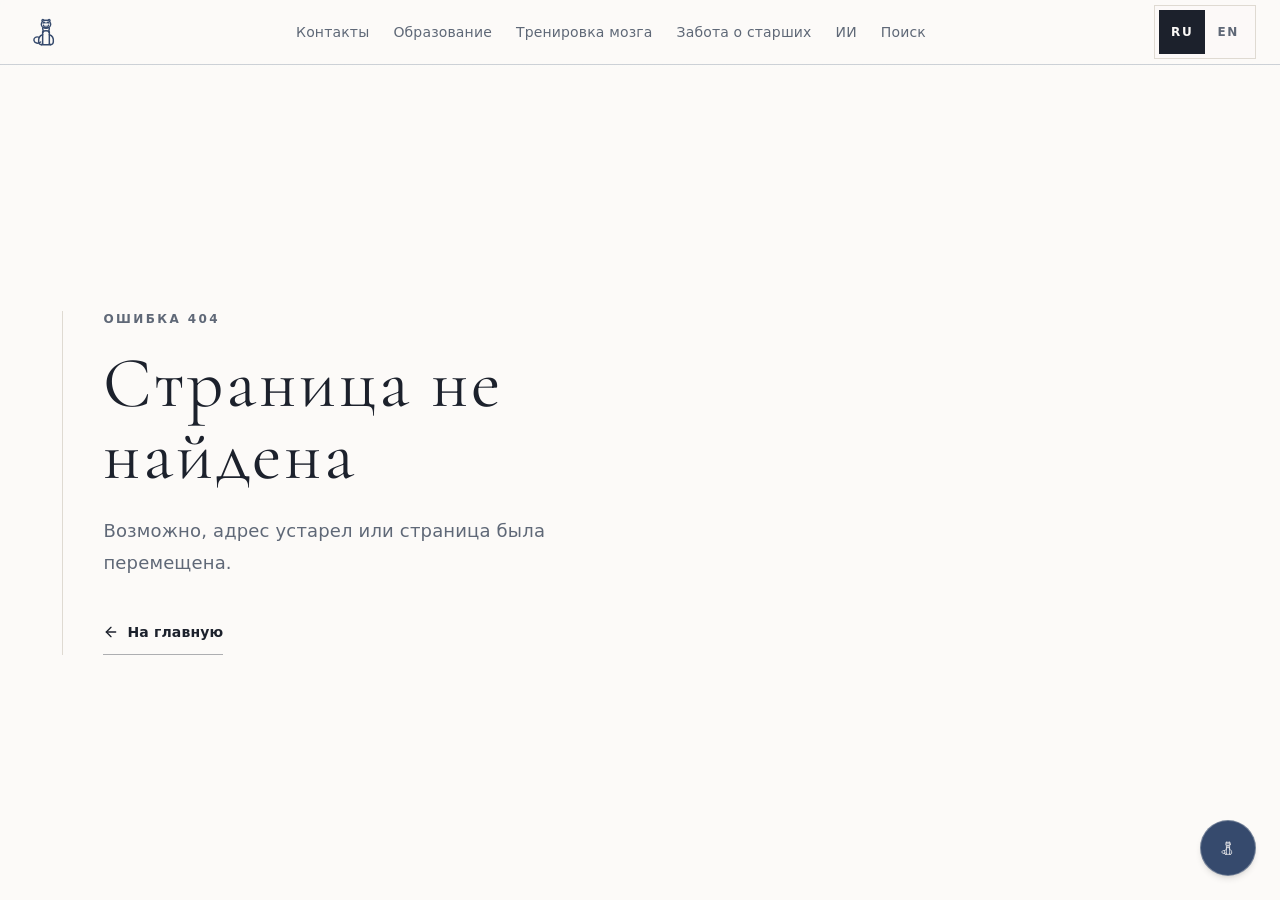
<file: index.html>
<!DOCTYPE html>
<html lang="en">
  <head>
    <meta charset="UTF-8" />
    <meta name="viewport" content="width=device-width, initial-scale=1.0" />
    <meta name="theme-color" content="#fcfaf8" />
    <title>Klara Brodskaia — Search Engineer &amp; Relevance Engineer</title>
    <meta name="description" content="Klara Brodskaia (Клара Бродская / Brodskaya / Brodskiy) — search engineer, relevance engineer and data team lead. Projects: ABCElder eldercare and BrainTrainings Academy cognitive worksheets." />
    <meta name="author" content="Klara Brodskaia" />
    <meta name="keywords" content="Klara Brodskaia, Klara Brodskaya, Klara Brodskiy, Brodskaia Klara, Клара Бродская, Клара Бродская Klara Brodskaia, ABCElder, BrainTrainings Academy, Search Engineer, Relevance Engineer, поисковый инженер, инженер по релевантности, Elasticsearch, OpenSearch, ranking, information retrieval, data team lead, neurobiology" />
    <link rel="canonical" href="https://bklara.github.io/" />
    <link rel="preconnect" href="https://fonts.googleapis.com">
    <link rel="preconnect" href="https://fonts.gstatic.com" crossorigin>
    <link href="https://fonts.googleapis.com/css2?family=Cormorant+Garamond:ital,wght@0,300;0,400;0,500;0,600;1,300;1,400&display=swap" rel="stylesheet">

    <meta property="og:type" content="profile" />
    <meta property="og:title" content="Klara Brodskaia — Search Engineer &amp; Relevance Engineer" />
    <meta property="og:description" content="Klara Brodskaia (Клара Бродская) — search engineer, relevance engineer and data team lead. ABCElder & BrainTrainings Academy." />
    <meta property="og:url" content="https://bklara.github.io/" />
    <meta property="og:image" content="https://storage.googleapis.com/gpt-engineer-file-uploads/hiuMhhcJtxVr6hl3WCWm8Lqm3tN2/social-images/social-1775397075391-9.webp" />
    <meta property="profile:first_name" content="Klara" />
    <meta property="profile:last_name" content="Brodskaia" />

    <meta name="twitter:card" content="summary_large_image" />
    <meta name="twitter:title" content="Klara Brodskaia — Search Engineer &amp; Relevance Engineer" />
    <meta name="twitter:description" content="Klara Brodskaia (Клара Бродская) — data, neuroscience, ABCElder, BrainTrainings Academy." />
    <meta name="twitter:image" content="https://storage.googleapis.com/gpt-engineer-file-uploads/hiuMhhcJtxVr6hl3WCWm8Lqm3tN2/social-images/social-1775397075391-9.webp" />

    <script type="application/ld+json">
    {
      "@context": "https://schema.org",
      "@type": "Person",
      "name": "Klara Brodskaia",
      "alternateName": [
        "Клара Бродская",
        "Brodskaia Klara",
        "Klara Brodskaya",
        "Klara Brodskiy",
        "Klara Brodsky",
        "Klara Brodski"
      ],
      "givenName": "Klara",
      "familyName": "Brodskaia",
      "jobTitle": "Data Team Lead, Neurobiology-driven Builder",
      "url": "https://bklara.github.io/",
      "sameAs": [
        "https://www.linkedin.com/in/klara-brodskaia/",
        "https://www.instagram.com/how_to_carry_brain/",
        "https://t.me/abckbro",
        "https://abcelder.com",
        "https://braintrainings.academy"
      ],
      "knowsAbout": ["Data", "Neuroscience", "Eldercare", "Cognitive Training", "Education"]
    }
    </script>
    <script type="module" crossorigin src="/assets/index-ym8vWAnz.js"></script>
    <link rel="stylesheet" crossorigin href="/assets/index-AQOKQ6KG.css">
  </head>

  <body class="antialiased">
    <div id="root"></div>
  </body>
</html>
</file>
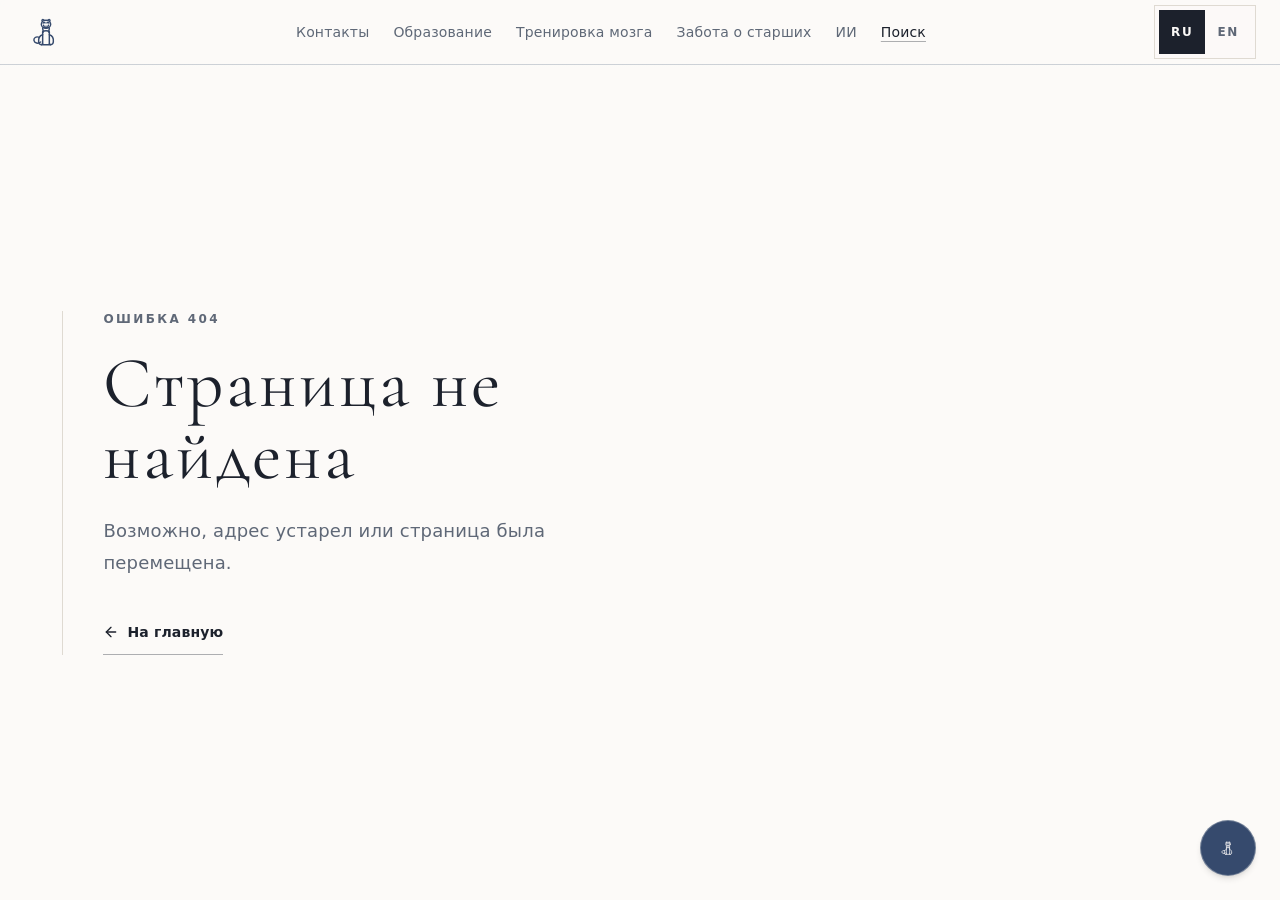
<file: blog/index.html>
<!DOCTYPE html>
<html lang="ru">
  <head>
    <meta charset="UTF-8" />
    <meta name="viewport" content="width=device-width, initial-scale=1.0" />
    <meta name="theme-color" content="#fcfaf8" />
    <title>Поисковый инженер · Relevance Engineer — Клара Бродская</title>
    <meta name="description" content="Разбор реальных запросов, релевантности, каталожного и адресного поиска в Elasticsearch и OpenSearch." />
    <meta name="author" content="Klara Brodskaia" />
    <meta name="keywords" content="Klara Brodskaia, Klara Brodskaya, Klara Brodskiy, Brodskaia Klara, Клара Бродская, Клара Бродская Klara Brodskaia, ABCElder, BrainTrainings Academy, Search Engineer, Relevance Engineer, поисковый инженер, инженер по релевантности, Elasticsearch, OpenSearch, ranking, information retrieval, data team lead, neurobiology" />
    <link rel="canonical" href="https://bklara.github.io/blog" />
    <link rel="preconnect" href="https://fonts.googleapis.com">
    <link rel="preconnect" href="https://fonts.gstatic.com" crossorigin>
    <link href="https://fonts.googleapis.com/css2?family=Cormorant+Garamond:ital,wght@0,300;0,400;0,500;0,600;1,300;1,400&display=swap" rel="stylesheet">

    <meta property="og:type" content="website" />
    <meta property="og:title" content="Поисковый инженер · Relevance Engineer — Клара Бродская" />
    <meta property="og:description" content="Разбор реальных запросов, релевантности, каталожного и адресного поиска в Elasticsearch и OpenSearch." />
    <meta property="og:url" content="https://bklara.github.io/blog" />
    <meta property="og:image" content="https://storage.googleapis.com/gpt-engineer-file-uploads/hiuMhhcJtxVr6hl3WCWm8Lqm3tN2/social-images/social-1775397075391-9.webp" />
    <meta property="profile:first_name" content="Klara" />
    <meta property="profile:last_name" content="Brodskaia" />

    <meta name="twitter:card" content="summary_large_image" />
    <meta name="twitter:title" content="Поисковый инженер · Relevance Engineer — Клара Бродская" />
    <meta name="twitter:description" content="Разбор реальных запросов, релевантности, каталожного и адресного поиска в Elasticsearch и OpenSearch." />
    <meta name="twitter:image" content="https://storage.googleapis.com/gpt-engineer-file-uploads/hiuMhhcJtxVr6hl3WCWm8Lqm3tN2/social-images/social-1775397075391-9.webp" />

    <script type="application/ld+json">
    {
      "@context": "https://schema.org",
      "@type": "Person",
      "name": "Klara Brodskaia",
      "alternateName": [
        "Клара Бродская",
        "Brodskaia Klara",
        "Klara Brodskaya",
        "Klara Brodskiy",
        "Klara Brodsky",
        "Klara Brodski"
      ],
      "givenName": "Klara",
      "familyName": "Brodskaia",
      "jobTitle": "Data Team Lead, Neurobiology-driven Builder",
      "url": "https://bklara.github.io/",
      "sameAs": [
        "https://www.linkedin.com/in/klara-brodskaia/",
        "https://www.instagram.com/how_to_carry_brain/",
        "https://t.me/abckbro",
        "https://abcelder.com",
        "https://braintrainings.academy"
      ],
      "knowsAbout": ["Data", "Neuroscience", "Eldercare", "Cognitive Training", "Education"]
    }
    </script>
    <script type="module" crossorigin src="/assets/index-ym8vWAnz.js"></script>
    <link rel="stylesheet" crossorigin href="/assets/index-AQOKQ6KG.css">
      
    <script id="static-route-json-ld" type="application/ld+json">{"@context":"https://schema.org","@type":"Blog","name":"Практика внутреннего поиска","url":"https://bklara.github.io/blog","inLanguage":"ru","author":{"@type":"Person","name":"Klara Brodskaia"}}</script>
  </head>

  <body class="antialiased">
    <div id="root"><main><h1>Поиск</h1><p>Клара Бродская — поисковый инженер и инженер по релевантности. Retrieval, ранжирование, оценка качества, каталоги и адреса.</p><article><p>Запросы и качество · 7 августа 2026</p><h2><a href="/blog/query-categorization">Категоризация запросов: с чего начинается аудит внутреннего поиска</a></h2><p>Как превратить выгрузку поисковых запросов в карту намерений, ошибок и проверяемых гипотез для улучшения внутреннего поиска.</p></article><article><p>Каталожный поиск · 7 августа 2026</p><h2><a href="/blog/catalog-search-query">Категория + атрибут: контрольный тип запроса для каталожного поиска</a></h2><p>Почему запросы вида «товар + свойство» хорошо обнаруживают проблемы каталога, интерпретации запроса и ранжирования.</p></article></main></div>
  </body>
</html>
</file>
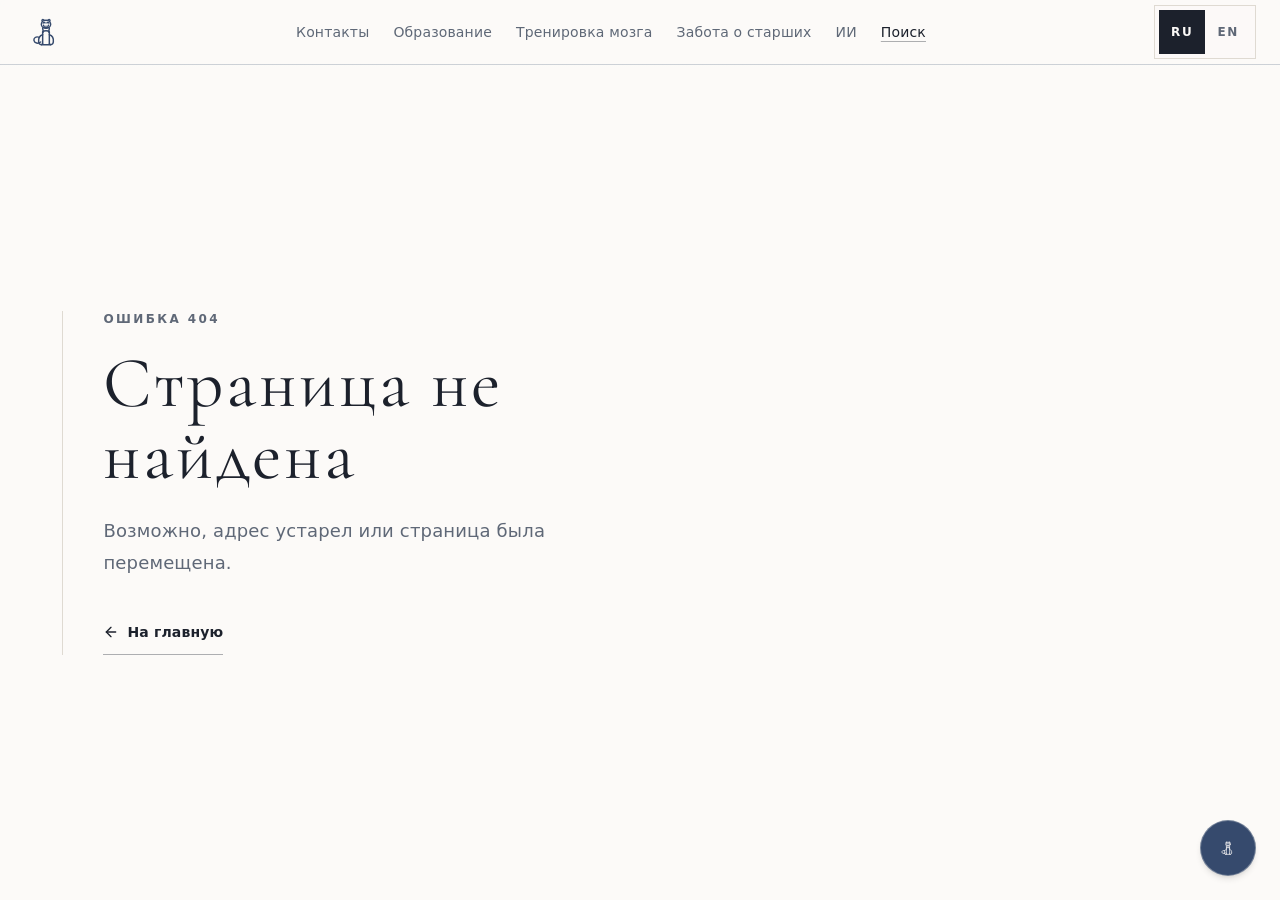
<file: blog/catalog-search-query/index.html>
<!DOCTYPE html>
<html lang="ru">
  <head>
    <meta charset="UTF-8" />
    <meta name="viewport" content="width=device-width, initial-scale=1.0" />
    <meta name="theme-color" content="#fcfaf8" />
    <title>Категория + атрибут в каталожном поиске — Klara Brodskaia</title>
    <meta name="description" content="Почему запросы вида «товар + свойство» хорошо обнаруживают проблемы каталога, интерпретации запроса и ранжирования." />
    <meta name="author" content="Klara Brodskaia" />
    <meta name="keywords" content="Klara Brodskaia, Klara Brodskaya, Klara Brodskiy, Brodskaia Klara, Клара Бродская, Клара Бродская Klara Brodskaia, ABCElder, BrainTrainings Academy, Search Engineer, Relevance Engineer, поисковый инженер, инженер по релевантности, Elasticsearch, OpenSearch, ranking, information retrieval, data team lead, neurobiology" />
    <link rel="canonical" href="https://bklara.github.io/blog/catalog-search-query" />
    <link rel="preconnect" href="https://fonts.googleapis.com">
    <link rel="preconnect" href="https://fonts.gstatic.com" crossorigin>
    <link href="https://fonts.googleapis.com/css2?family=Cormorant+Garamond:ital,wght@0,300;0,400;0,500;0,600;1,300;1,400&display=swap" rel="stylesheet">

    <meta property="og:type" content="article" />
    <meta property="og:title" content="Категория + атрибут в каталожном поиске — Klara Brodskaia" />
    <meta property="og:description" content="Почему запросы вида «товар + свойство» хорошо обнаруживают проблемы каталога, интерпретации запроса и ранжирования." />
    <meta property="og:url" content="https://bklara.github.io/blog/catalog-search-query" />
    <meta property="og:image" content="https://storage.googleapis.com/gpt-engineer-file-uploads/hiuMhhcJtxVr6hl3WCWm8Lqm3tN2/social-images/social-1775397075391-9.webp" />
    <meta property="profile:first_name" content="Klara" />
    <meta property="profile:last_name" content="Brodskaia" />

    <meta name="twitter:card" content="summary_large_image" />
    <meta name="twitter:title" content="Категория + атрибут в каталожном поиске — Klara Brodskaia" />
    <meta name="twitter:description" content="Почему запросы вида «товар + свойство» хорошо обнаруживают проблемы каталога, интерпретации запроса и ранжирования." />
    <meta name="twitter:image" content="https://storage.googleapis.com/gpt-engineer-file-uploads/hiuMhhcJtxVr6hl3WCWm8Lqm3tN2/social-images/social-1775397075391-9.webp" />

    <script type="application/ld+json">
    {
      "@context": "https://schema.org",
      "@type": "Person",
      "name": "Klara Brodskaia",
      "alternateName": [
        "Клара Бродская",
        "Brodskaia Klara",
        "Klara Brodskaya",
        "Klara Brodskiy",
        "Klara Brodsky",
        "Klara Brodski"
      ],
      "givenName": "Klara",
      "familyName": "Brodskaia",
      "jobTitle": "Data Team Lead, Neurobiology-driven Builder",
      "url": "https://bklara.github.io/",
      "sameAs": [
        "https://www.linkedin.com/in/klara-brodskaia/",
        "https://www.instagram.com/how_to_carry_brain/",
        "https://t.me/abckbro",
        "https://abcelder.com",
        "https://braintrainings.academy"
      ],
      "knowsAbout": ["Data", "Neuroscience", "Eldercare", "Cognitive Training", "Education"]
    }
    </script>
    <script type="module" crossorigin src="/assets/index-ym8vWAnz.js"></script>
    <link rel="stylesheet" crossorigin href="/assets/index-AQOKQ6KG.css">
      <meta property="article:published_time" content="2026-08-07" />
    <script id="static-route-json-ld" type="application/ld+json">{"@context":"https://schema.org","@type":"BlogPosting","headline":"Категория + атрибут: контрольный тип запроса для каталожного поиска","description":"Почему запросы вида «товар + свойство» хорошо обнаруживают проблемы каталога, интерпретации запроса и ранжирования.","datePublished":"2026-08-07","dateModified":"2026-08-07","inLanguage":"ru","mainEntityOfPage":"https://bklara.github.io/blog/catalog-search-query","author":{"@type":"Person","name":"Klara Brodskaia","url":"https://bklara.github.io/"}}</script>
  </head>

  <body class="antialiased">
    <div id="root"><main><article><p>Каталожный поиск · 7 августа 2026 · 8 минут</p><h1>Категория + атрибут: контрольный тип запроса для каталожного поиска</h1><p>Если для первой диагностики каталога нужно выбрать один класс запросов, полезно начать с конструкции «категория + атрибут». Она одновременно проверяет понимание текста, структуру товарных данных и логику ранжирования.</p><section><h2>Почему этот запрос полезен для диагностики</h2><p>Категория задаёт пространство выбора, а атрибут сужает его по значимому свойству. Запрос остаётся достаточно широким, чтобы каталог мог предложить варианты, и достаточно конкретным, чтобы выдачу нельзя было объяснить одной популярностью товара.</p><p>Конструкция встречается в разных доменах: цвет и размер в одежде, совместимость в электронике и запчастях, материал в товарах для дома, назначение в инструментах. Словари меняются, но поисковая задача сохраняется.</p></section><section><h2>Что должна сделать поисковая система</h2><p>Чтобы обработать запрос целиком, поиску недостаточно найти документы, содержащие знакомые слова. Нужно понять роль каждой части запроса и связать её с устройством каталога.</p><ul><li>Распознать категорию, включая разговорные названия и допустимые синонимы.</li><li>Выделить свойства и ограничения, не смешивая их с описательным шумом.</li><li>Сопоставить значения с нормализованными полями и вариантами товара.</li><li>Собрать достаточно кандидатов, не создавая пустую выдачу из-за одного неизвестного слова.</li><li>Поднять результаты, удовлетворяющие намерению целиком, и контролируемо ослабить условия во fallback.</li></ul></section><section><h2>Где обычно ломается выдача</h2><p>Одинаковый внешний симптом — неподходящий товар в первых результатах — может появиться на разных уровнях системы. Поэтому аудит фиксирует не только ошибку, но и возможное место её возникновения.</p><ul><li>Атрибут отсутствует в данных или заполнен только у части товаров.</li><li>Варианты написания не нормализованы: в каталоге «лён», в запросе «льняная».</li><li>Слово совпало не в том контексте — например, в отзыве или цвете упаковки.</li><li>Слишком строгий запрос возвращает ноль результатов при одном неизвестном признаке.</li><li>Слишком мягкий запрос показывает популярные товары категории и игнорирует свойство.</li><li>Размер, цвет или совместимость хранятся на уровне варианта, а ranking считается на уровне общей карточки.</li><li>Бизнес-бусты, маржинальность или продвижение перебивают релевантность намерению.</li></ul></section><section><h2>Что проверять в Elasticsearch или OpenSearch</h2><p>Конкретная реализация зависит от каталога, но диагностический маршрут обычно проходит через одни и те же уровни. Технология важна здесь как инструмент проверки гипотезы, а не как исходная точка.</p><ul><li>Mappings и фактическое качество отдельных полей.</li><li>Анализаторы, нормализацию форм слов и обработку смешанных алфавитов.</li><li>Область действия синонимов и нежелательные расширения запроса.</li><li>Поиск по значимым полям вместо одного общего текстового поля.</li><li>Разделение обязательных ограничений и сигналов, влияющих только на scoring.</li><li>Бусты точных совпадений и порядок применения бизнес-правил.</li><li>Fallback для неизвестных или неполных атрибутов.</li><li>Представление вариантов товара и контрольный набор запросов.</li></ul></section><section><h2>Как проверить изменение</h2><p>Сначала нужен набор запросов из разных категорий и с разными типами атрибутов. Для каждого фиксируется ожидаемая логика: какие результаты допустимы и какие должны находиться выше.</p><ul><li>Сохранить исходную выдачу и baseline-метрики.</li><li>Проверять одну сформулированную гипотезу за эксперимент.</li><li>Сравнить качество первых результатов, а не только наличие совпадений.</li><li>Отдельно контролировать пустые выдачи и деградацию других классов запросов.</li><li>После offline-оценки проверить изменение на реальном пользовательском поведении.</li></ul></section><section><h2>Где этот сценарий не покрывает поиск</h2><p>Запрос по артикулу ожидает точного объекта, запрос по задаче может требовать предметных знаний, а адрес — разрешения географической неоднозначности. Для них нужны другие классы данных, тестовые наборы и правила ranking.</p><p>Поэтому «категория + атрибут» — не универсальный query DSL и не доказательство качества всей системы. Это сильный контрольный тест: если поиск его не проходит, обычно появляется конкретная точка для проверки — данные каталога, интерпретация запроса или порядок ранжирования.</p></section></article></main></div>
  </body>
</html>
</file>
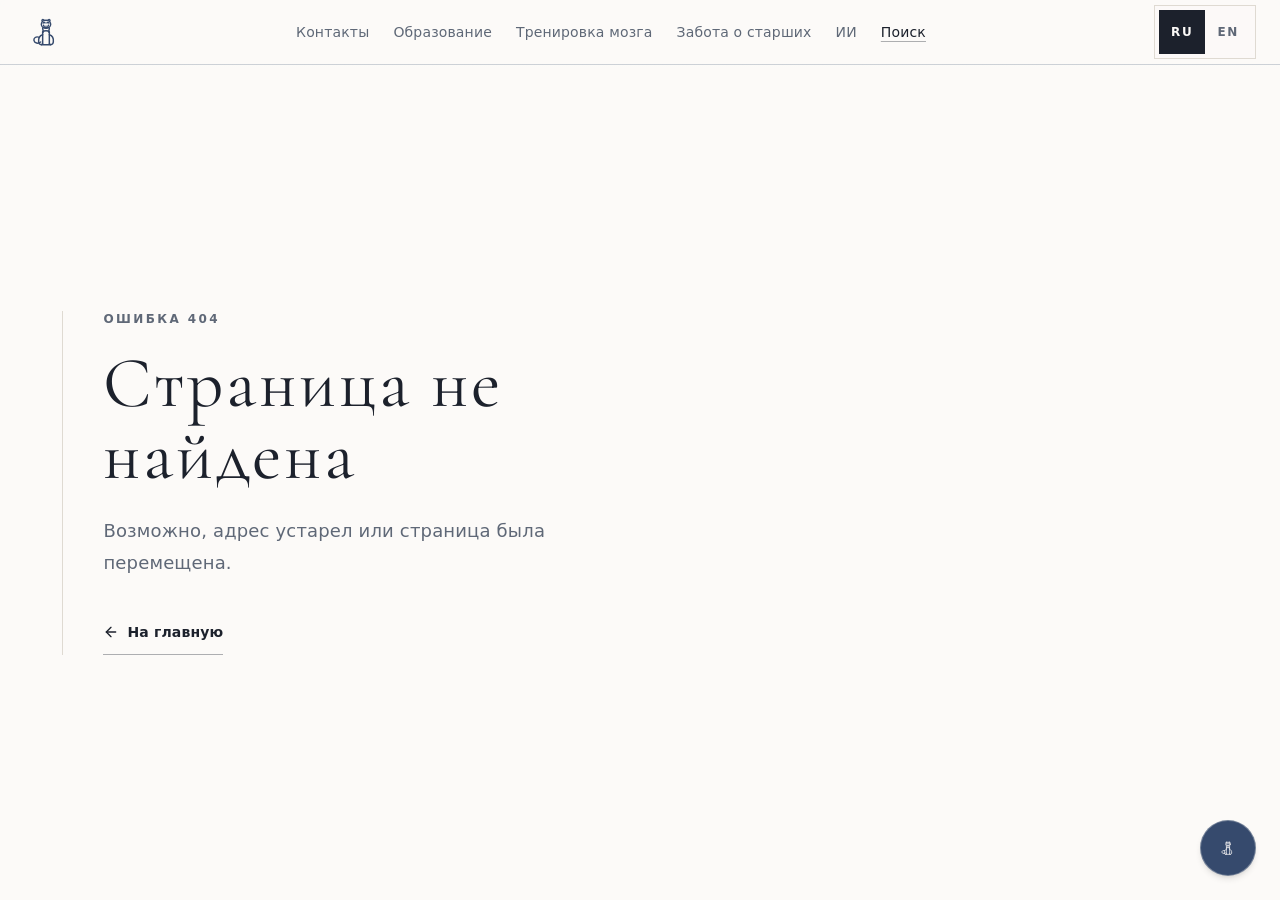
<file: blog/query-categorization/index.html>
<!DOCTYPE html>
<html lang="ru">
  <head>
    <meta charset="UTF-8" />
    <meta name="viewport" content="width=device-width, initial-scale=1.0" />
    <meta name="theme-color" content="#fcfaf8" />
    <title>Категоризация запросов для аудита поиска — Klara Brodskaia</title>
    <meta name="description" content="Как превратить выгрузку поисковых запросов в карту намерений, ошибок и проверяемых гипотез для улучшения внутреннего поиска." />
    <meta name="author" content="Klara Brodskaia" />
    <meta name="keywords" content="Klara Brodskaia, Klara Brodskaya, Klara Brodskiy, Brodskaia Klara, Клара Бродская, Клара Бродская Klara Brodskaia, ABCElder, BrainTrainings Academy, Search Engineer, Relevance Engineer, поисковый инженер, инженер по релевантности, Elasticsearch, OpenSearch, ranking, information retrieval, data team lead, neurobiology" />
    <link rel="canonical" href="https://bklara.github.io/blog/query-categorization" />
    <link rel="preconnect" href="https://fonts.googleapis.com">
    <link rel="preconnect" href="https://fonts.gstatic.com" crossorigin>
    <link href="https://fonts.googleapis.com/css2?family=Cormorant+Garamond:ital,wght@0,300;0,400;0,500;0,600;1,300;1,400&display=swap" rel="stylesheet">

    <meta property="og:type" content="article" />
    <meta property="og:title" content="Категоризация запросов для аудита поиска — Klara Brodskaia" />
    <meta property="og:description" content="Как превратить выгрузку поисковых запросов в карту намерений, ошибок и проверяемых гипотез для улучшения внутреннего поиска." />
    <meta property="og:url" content="https://bklara.github.io/blog/query-categorization" />
    <meta property="og:image" content="https://storage.googleapis.com/gpt-engineer-file-uploads/hiuMhhcJtxVr6hl3WCWm8Lqm3tN2/social-images/social-1775397075391-9.webp" />
    <meta property="profile:first_name" content="Klara" />
    <meta property="profile:last_name" content="Brodskaia" />

    <meta name="twitter:card" content="summary_large_image" />
    <meta name="twitter:title" content="Категоризация запросов для аудита поиска — Klara Brodskaia" />
    <meta name="twitter:description" content="Как превратить выгрузку поисковых запросов в карту намерений, ошибок и проверяемых гипотез для улучшения внутреннего поиска." />
    <meta name="twitter:image" content="https://storage.googleapis.com/gpt-engineer-file-uploads/hiuMhhcJtxVr6hl3WCWm8Lqm3tN2/social-images/social-1775397075391-9.webp" />

    <script type="application/ld+json">
    {
      "@context": "https://schema.org",
      "@type": "Person",
      "name": "Klara Brodskaia",
      "alternateName": [
        "Клара Бродская",
        "Brodskaia Klara",
        "Klara Brodskaya",
        "Klara Brodskiy",
        "Klara Brodsky",
        "Klara Brodski"
      ],
      "givenName": "Klara",
      "familyName": "Brodskaia",
      "jobTitle": "Data Team Lead, Neurobiology-driven Builder",
      "url": "https://bklara.github.io/",
      "sameAs": [
        "https://www.linkedin.com/in/klara-brodskaia/",
        "https://www.instagram.com/how_to_carry_brain/",
        "https://t.me/abckbro",
        "https://abcelder.com",
        "https://braintrainings.academy"
      ],
      "knowsAbout": ["Data", "Neuroscience", "Eldercare", "Cognitive Training", "Education"]
    }
    </script>
    <script type="module" crossorigin src="/assets/index-ym8vWAnz.js"></script>
    <link rel="stylesheet" crossorigin href="/assets/index-AQOKQ6KG.css">
      <meta property="article:published_time" content="2026-08-07" />
    <script id="static-route-json-ld" type="application/ld+json">{"@context":"https://schema.org","@type":"BlogPosting","headline":"Категоризация запросов: с чего начинается аудит внутреннего поиска","description":"Как превратить выгрузку поисковых запросов в карту намерений, ошибок и проверяемых гипотез для улучшения внутреннего поиска.","datePublished":"2026-08-07","dateModified":"2026-08-07","inLanguage":"ru","mainEntityOfPage":"https://bklara.github.io/blog/query-categorization","author":{"@type":"Person","name":"Klara Brodskaia","url":"https://bklara.github.io/"}}</script>
  </head>

  <body class="antialiased">
    <div id="root"><main><article><p>Запросы и качество · 7 августа 2026 · 9 минут</p><h1>Категоризация запросов: с чего начинается аудит внутреннего поиска</h1><p>По списку популярных запросов трудно понять, почему поиск работает плохо. Категоризация связывает намерение пользователя, особенности формулировки и результат выдачи — и превращает отдельные жалобы в проверяемую карту проблем.</p><section><h2>Почему средняя метрика скрывает проблемы</h2><p>Поиск конкретной модели, подбор товара по свойствам и запрос по задаче могут состоять из двух или трёх слов. Но это разные пользовательские задачи: для них нужны разные данные, логика ранжирования и критерии успеха.</p><p>Общая доля кликов или запросов без результатов смешивает эти сценарии. Хороший результат по популярным брендам способен скрыть системную ошибку в запросах с размером, совместимостью или адресом. Поэтому аудит полезно начинать не с настройки анализатора, а с карты поисковых намерений.</p></section><section><h2>Первый слой: какое намерение стоит за запросом</h2><p>Для первого прохода достаточно небольшой рабочей таксономии. Классы не обязаны быть взаимоисключающими: один запрос может одновременно содержать категорию, атрибут и географическое ограничение.</p><ul><li>Точный поиск — товар, модель, артикул, организация или полный адрес.</li><li>Категорийный — обозначение класса объектов без дополнительных условий.</li><li>Категория + атрибут — категория вместе с размером, материалом, назначением, совместимостью или другим ограничением.</li><li>По задаче — описание потребности вместо принятого в каталоге названия.</li><li>Исследовательский — широкий запрос, в котором пользователь ещё сравнивает классы решений.</li><li>Географический — адрес, район, объект или категория с пространственным ограничением.</li></ul></section><section><h2>Второй слой: как сформулирован запрос</h2><p>Отдельно стоит отмечать признаки, которые влияют на обработку текста. Они помогают связать пользовательское намерение с конкретными данными и механизмами поисковой системы.</p><ul><li>Бренд, модель, артикул и другие именованные сущности.</li><li>Числа, диапазоны и единицы измерения.</li><li>Цвет, размер, материал, назначение и совместимость.</li><li>Опечатки, неверная раскладка, транслитерация и смешение языков.</li><li>Разговорные названия, сокращения и предметные синонимы.</li><li>Адресные компоненты, старые названия и относительные формулировки.</li><li>Отрицания и исключения, которые нельзя превращать в положительное совпадение.</li></ul></section><section><h2>Третий слой: что произошло после запроса</h2><p>Категоризацию нужно соединить с показанной выдачей и последующим поведением. Тогда видно не только, что ввёл пользователь, но и где именно поисковый путь прервался.</p><ul><li>Результатов нет или сработал слишком широкий fallback.</li><li>Результаты есть, но пользователь не выбирает ни один из них.</li><li>Подходящий объект присутствует, но находится слишком низко.</li><li>Пользователь сразу меняет или сокращает формулировку.</li><li>Выбранный результат быстро заменяется другим.</li><li>Переход состоялся, но целевое действие не завершилось.</li></ul></section><section><h2>Как провести категоризацию без лишней сложности</h2><p>Таксономия должна отвечать на вопрос аудита, а не описывать весь язык пользователей раз и навсегда. Для проверки ranking, адресных ошибок и пустой выдачи понадобятся разные дополнительные признаки.</p><ul><li>Сформулировать вопрос: что именно команда хочет понять или улучшить.</li><li>Собрать запрос вместе с контекстом — показанными результатами, фильтрами, городом и доступностью объектов.</li><li>Включить в выборку частотные запросы, длинный хвост и известные проблемные сегменты.</li><li>Описать правила разметки и несколько пограничных примеров до основной работы.</li><li>Размечать намерение, признаки формулировки и наблюдаемый исход отдельными полями.</li><li>Сравнивать качество внутри классов, а не только по всему трафику.</li><li>Ранжировать находки по распространённости, последствиям и стоимости проверки гипотезы.</li></ul></section><section><h2>Каким должен быть вывод аудита</h2><p>Фраза «нужно добавить больше синонимов» не описывает ни проблему, ни способ проверки. Полезный вывод связывает класс запросов, наблюдаемую ошибку, возможную причину и следующий эксперимент.</p><p>Например: в запросах «категория + материал» подходящие товары регулярно оказываются ниже первых результатов. Возможная причина — нормализованный материал не участвует в scoring. Следующий шаг — проверить качество поля, собрать контрольный набор и сравнить текущий ranking с изменённым.</p><p>После такой работы уже имеет смысл обсуждать mappings, анализаторы, синонимы, query DSL или новый способ ранжирования. Категоризация задаёт контекст, в котором техническое изменение можно проверить, а не просто внедрить.</p></section></article></main></div>
  </body>
</html>
</file>
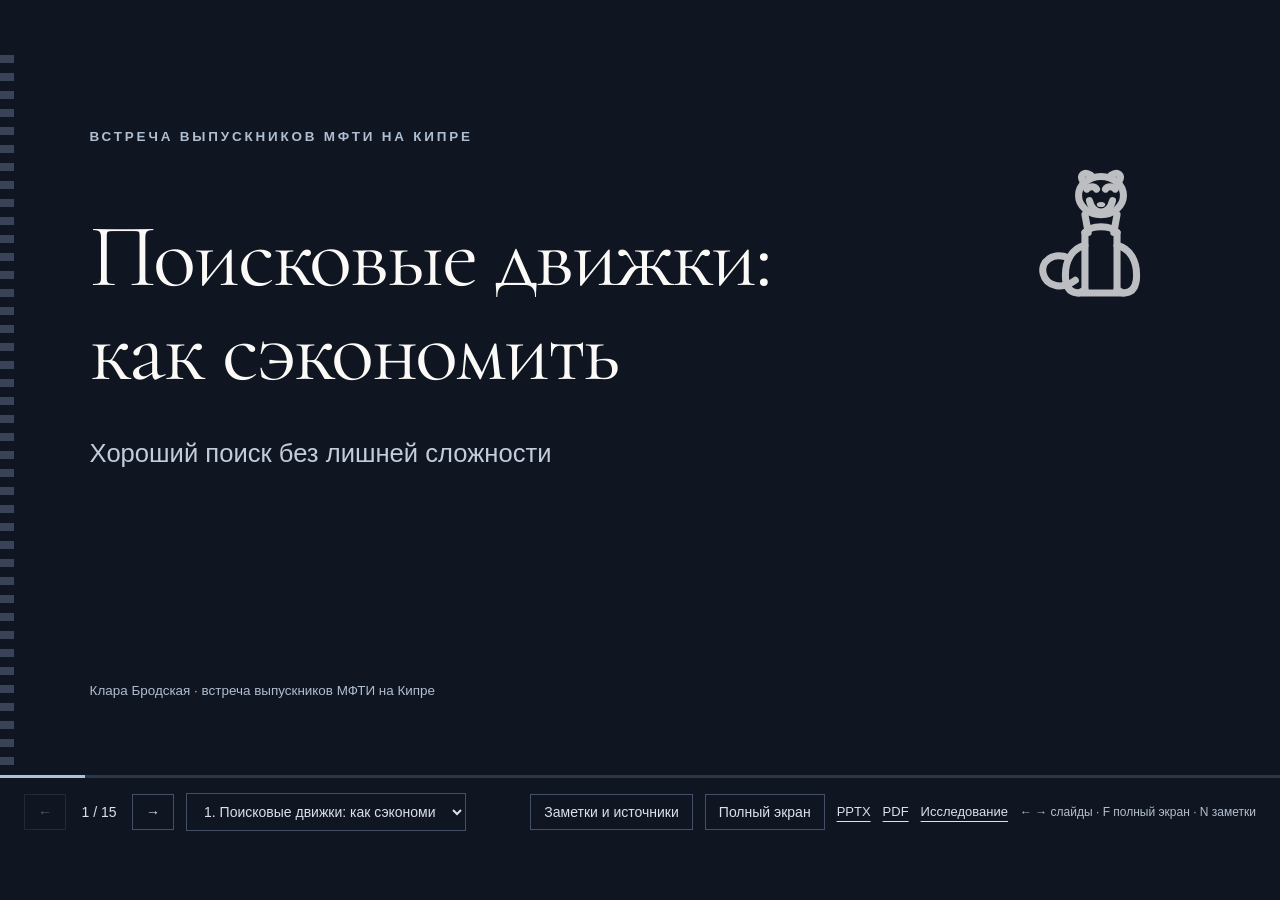
<file: presentations/search-cost/index.html>
<!doctype html><html lang="ru"><head><meta charset="UTF-8"><meta name="viewport" content="width=device-width,initial-scale=1"><meta name="description" content="Клара Бродская: текстовый поиск, география, агенты и стоимость поисковых решений. Доклад для встречи выпускников МФТИ на Кипре."><title>Поисковые движки: как сэкономить — Клара Бродская</title><link rel="stylesheet" href="deck.css"></head><body><main class="shell"><div class="slides" aria-label="Презентация"><section class="slide cover dark active" id="slide-1" aria-label="Слайд 1: Поисковые движки: как сэкономить" ><p class="eyebrow">Встреча выпускников МФТИ на Кипре</p><img class="brand" src="panther.svg" alt=""><h1>Поисковые движки:<br>как сэкономить</h1><p class="lead">Хороший поиск без лишней сложности</p><p class="foot">Клара Бродская · встреча выпускников МФТИ на Кипре</p></section>
<section class="slide " id="slide-2" aria-label="Слайд 2: Из чего складывается цена поиска" hidden><p class="eyebrow">Поисковые движки / 02</p><h2>Из чего складывается цена поиска</h2><div class="rows"><div class="row"><b>Сервис и лицензии</b><p>Запросы, записи, платные возможности</p></div><div class="row"><b>Инфраструктура</b><p>Вычисления, хранение, резервирование</p></div><div class="row"><b>Работа команды</b><p>Интеграция, настройка, эксплуатация</p></div></div><p class="foot">Свой поиск может работать в управляемом облаке</p></section>
<section class="slide dark" id="slide-3" aria-label="Слайд 3: Мой опыт поиска по каталогу" hidden><p class="eyebrow">Поисковые движки / 03</p><h2>Мой опыт поиска по каталогу</h2><p class="quote">Хорошо настроенный текстовый поиск уже даёт очень высокое качество</p><p class="lead">Для моих задач пока хватает настройки поиска без отдельного выделения интента и обучения моделей</p><p class="foot">Наблюдение из практики автора. Универсального обещания качества нет</p></section>
<section class="slide " id="slide-4" aria-label="Слайд 4: Местоположение меняет полезность выдачи" hidden><p class="eyebrow">Поисковые движки / 04</p><h2>Местоположение меняет полезность выдачи</h2><div class="rows"><div class="row"><b>Текст</b><p>Соответствует ли результат запросу?</p></div><div class="row"><b>География</b><p>Подходит ли он пользователю здесь?</p></div></div><p class="caption">Текст запроса и местоположение могут вместе определять выдачу</p><p class="foot">Иллюстрация принципа. Личный кейс учитывал геолокацию, детали ещё не раскрыты</p></section>
<section class="slide " id="slide-5" aria-label="Слайд 5: Что даёт контроль над поиском" hidden><p class="eyebrow">Поисковые движки / 05</p><h2>Что даёт контроль над поиском</h2><div class="rows"><div class="row"><b>Свои правила выдачи</b><p>География, наличие, свойства каталога</p></div><div class="row"><b>Проверяемые изменения</b><p>Почему результат поднялся и стало ли лучше</p></div><div class="row"><b>Выбор размещения</b><p>Свой сервер или управляемый сервис</p></div></div><p class="foot">Эти возможности есть и у SaaS. Сравнивать нужно нужное вам поведение и его цену</p></section>
<section class="slide " id="slide-6" aria-label="Слайд 6: Smartsheet: меньше ненужных функций" hidden><p class="eyebrow">Поисковые движки / 06</p><h2>Smartsheet: меньше ненужных функций</h2><div class="big">$150 тыс.</div><p class="big-caption">в год экономии на контракте</p><p class="caption">Coveo заменили на OpenSearch для нужного объёма поисковых задач</p><p class="foot">Рассказ инженера проекта. Полный TCO не раскрыт</p></section>
<section class="slide " id="slide-7" aria-label="Слайд 7: Octus: миграция и настройка ресурсов" hidden><p class="eyebrow">Поисковые движки / 07</p><h2>Octus: миграция и настройка ресурсов</h2><div class="big">−85%</div><p class="big-caption">инфраструктурных расходов</p><p class="caption">52% после миграции<br>ещё 33 п.п. от исходной базы после оптимизации</p><p class="foot">Elastic Cloud заменили на Amazon OpenSearch Service. Кейс AWS</p></section>
<section class="slide " id="slide-8" aria-label="Слайд 8: Meilisearch и небольшая команда" hidden><p class="eyebrow">Поисковые движки / 08</p><h2>Meilisearch и небольшая команда</h2><div class="rows"><div class="row"><b>Qogita</b><p>Существенная экономия после Algolia. Сумму компания не раскрывает</p></div><div class="row"><b>HitPay</b><p>Один разработчик собрал пилот за пару дней. Production работает в Cloud</p></div></div><p class="foot">Опубликованные кейсы Meilisearch. Своих тестов этого движка у меня пока нет</p></section>
<section class="slide " id="slide-9" aria-label="Слайд 9: Движок выбирают под задачу" hidden><p class="eyebrow">Поисковые движки / 09</p><h2>Движок выбирают под задачу</h2><table class="comparison"><thead><tr><th scope="col">Кандидат</th><th scope="col">Что проверить</th></tr></thead><tbody><tr class=""><td>OpenSearch</td><td>Поиск, агрегации и стоимость эксплуатации</td></tr><tr class=""><td>Elasticsearch</td><td>Нужные функции и уровень лицензии</td></tr><tr class="total"><td>Meilisearch</td><td>Качество каталога, масштаб и отказоустойчивость</td></tr></tbody></table><p class="foot">Сравнение на своих данных важнее общего рейтинга движков</p></section>
<section class="slide dark" id="slide-10" aria-label="Слайд 10: Агент может использовать текстовый поиск" hidden><p class="eyebrow">Поисковые движки / 10</p><h2>Агент может использовать текстовый поиск</h2><p class="quote">Агент выбирает запросы и шаги.<br>Движок возвращает результаты.</p><p class="lead">Векторный поиск добавляется, когда нужен соответствующий способ поиска</p><p class="foot">Агентность сама по себе не требует эмбеддингов</p></section>
<section class="slide " id="slide-11" aria-label="Слайд 11: Персонализация начинается с сигналов" hidden><p class="eyebrow">Поисковые движки / 11</p><h2>Персонализация начинается с сигналов</h2><div class="rows"><div class="row"><b>Правила</b><p>Регион, доступность, известные предпочтения</p></div><div class="row"><b>Модели и векторы</b><p>Более сложные связи между пользователем, интересами и товарами</p></div></div><p class="foot">Нужный инструмент определяется ошибками текущей выдачи</p></section>
<section class="slide " id="slide-12" aria-label="Слайд 12: Высокое качество нужно показать" hidden><p class="eyebrow">Поисковые движки / 12</p><h2>Высокое качество нужно показать</h2><div class="rows"><div class="row"><b>Реальные запросы</b><p>Артикулы, опечатки, характеристики, география</p></div><div class="row"><b>Релевантность</b><p>Нужный результат в первой выдаче</p></div><div class="row"><b>Работа под нагрузкой</b><p>Задержка, обновления данных, пиковый трафик</p></div></div><p class="foot">Для начала можно разметить 100–300 запросов. Это предложение для пилота</p></section>
<section class="slide " id="slide-13" aria-label="Слайд 13: Стоимость первого года" hidden><p class="eyebrow">Поисковые движки / 13</p><h2>Стоимость первого года</h2><table class="comparison"><thead><tr><th scope="col">Статья</th><th scope="col">Текущий сервис</th><th scope="col">Новый вариант</th></tr></thead><tbody><tr class=""><td>За месяц</td><td>€1 500</td><td>€200 + €300 поддержки</td></tr><tr class=""><td>Разово</td><td>€0</td><td>€3 500</td></tr><tr class="total"><td>За первый год</td><td>€18 000</td><td>€9 500</td></tr></tbody></table><p class="big-caption">€8 500 экономии. Окупаемость после переключения 3,5 месяца.</p><p class="foot">Учебный расчёт. При 20 ч поддержки в месяц новый вариант уже дороже</p></section>
<section class="slide " id="slide-14" aria-label="Слайд 14: Что может дать одна консультация" hidden><p class="eyebrow">Поисковые движки / 14</p><h2>Что может дать одна консультация</h2><div class="rows"><div class="row"><b>Разбор текущего счёта</b><p>За что платим и что действительно используем</p></div><div class="row"><b>Варианты решения</b><p>Кандидаты, ограничения и предварительный TCO</p></div><div class="row"><b>План пилота</b><p>Как проверить качество и принять решение</p></div></div><p class="foot">Консультация помогает выбрать следующий шаг. Внедрение и поддержка считаются отдельно</p></section>
<section class="slide cover dark" id="slide-15" aria-label="Слайд 15: Сколько сложности нужно вашему поиску?" hidden><p class="eyebrow">Поиск как продукт</p><img class="brand" src="panther.svg" alt=""><h2>Сколько сложности<br>нужно вашему поиску?</h2><p class="lead">Ответ начинается с ваших запросов, качества выдачи и полного счёта</p><p class="foot">Клара Бродская<br>bklara.github.io/blog?lang=en</p></section></div><div class="progress" aria-hidden="true"><span id="progress"></span></div><nav class="toolbar" aria-label="Управление презентацией"><button id="prev" aria-label="Предыдущий слайд">←</button><span class="counter" id="counter" aria-live="polite"></span><button id="next" aria-label="Следующий слайд">→</button><label class="sr-only" for="jump">Перейти к слайду</label><select id="jump"><option value="0">1. Поисковые движки: как сэкономить</option><option value="1">2. Из чего складывается цена поиска</option><option value="2">3. Мой опыт поиска по каталогу</option><option value="3">4. Местоположение меняет полезность выдачи</option><option value="4">5. Что даёт контроль над поиском</option><option value="5">6. Smartsheet: меньше ненужных функций</option><option value="6">7. Octus: миграция и настройка ресурсов</option><option value="7">8. Meilisearch и небольшая команда</option><option value="8">9. Движок выбирают под задачу</option><option value="9">10. Агент может использовать текстовый поиск</option><option value="10">11. Персонализация начинается с сигналов</option><option value="11">12. Высокое качество нужно показать</option><option value="12">13. Стоимость первого года</option><option value="13">14. Что может дать одна консультация</option><option value="14">15. Сколько сложности нужно вашему поиску?</option></select><span class="spacer"></span><button id="notes-toggle" aria-expanded="false" aria-controls="notes">Заметки и источники</button><button id="fullscreen" aria-label="Полный экран">Полный экран</button><a href="search-cost-mfti.pptx" download>PPTX</a><a href="search-cost-mfti.pdf" download>PDF</a><a href="research.md" download>Исследование</a><span class="help">← → слайды · F полный экран · N заметки</span></nav><aside class="notes" id="notes" aria-label="Заметки докладчика"></aside></main><noscript><p class="noscript">Для переключения слайдов включите JavaScript. Можно также скачать <a href="search-cost-mfti.pptx">PowerPoint</a>.</p></noscript><script id="notes-data" type="application/json">[{"title":"Поисковые движки:\nкак сэкономить","text":"Доклад на 15–20 минут. Рассказать о своём опыте настройки текстового поиска и отделять его от опубликованных кейсов других компаний. Визуальный стиль и пантера: https://bklara.github.io/blog?lang=en"},{"title":"Из чего складывается цена поиска","text":"Сравниваем весь состав решения. Бесплатный движок не означает бесплатную эксплуатацию. Подрядчик тоже может экономить время и деньги. Открытые лицензии и коммерческие уровни: https://opensearch.org/About/ ; https://www.elastic.co/pricing/faq ; https://www.meilisearch.com/open-source"},{"title":"Мой опыт поиска по каталогу","text":"Это прямое описание опыта докладчицы из обсуждения. Численные замеры, конкретный каталог и набор запросов пока не предоставлены. Устно раскрыть настройки, которые действительно использовались. Не обещать одинаковый результат для любого каталога."},{"title":"Местоположение меняет полезность выдачи","text":"Автор сообщила, что в её кейсе поиск учитывал геолокацию. Неизвестно, была ли это фильтрация, сортировка или повышение оценки по расстоянию. Слайд показывает только принцип, а не восстановленную архитектуру или измеренный результат кейса. Технический пример возможностей function score и distance decay: https://www.elastic.co/docs/reference/query-languages/query-dsl/query-dsl-function-score-query"},{"title":"Что даёт контроль над поиском","text":"Это аргументы в пользу контроля над реализацией, а не утверждение об уникальных возможностях open source. Доступность функций зависит от продукта, версии и уровня лицензии. Для персональных данных и ACL нужны отдельные требования."},{"title":"Smartsheet: меньше ненужных функций","text":"Источник: https://www.jacquelynmarcella.com/search-api.html . Поиск для Help Center и маркетингового сайта Smartsheet. Ключевой эффект связан с сокращением контракта, широкие функции Coveo мало использовались. Не трактовать как независимый аудит или чистую экономию после всех расходов команды."},{"title":"Octus: миграция и настройка ресурсов","text":"Источник: https://aws.amazon.com/blogs/big-data/how-octus-achieved-85-infrastructure-cost-reduction-with-zero-downtime-migration-to-amazon-opensearch-service/ . 52% и 33 процентных пункта от исходной базы дают 85% суммарного сокращения. Не складывать как две последовательные относительные скидки. Это расходы на инфраструктуру, не доказанный полный TCO. Публикация поставщика."},{"title":"Meilisearch и небольшая команда","text":"Qogita: https://www.meilisearch.com/blog/qogita-simplifies-b2b-trade . HitPay: https://www.meilisearch.com/blog/hitpay-streamlines-search . Быстрый пилот не равен production-внедрению за два дня. Обе истории размещены поставщиком. Qogita не раскрывает численный процент экономии."},{"title":"Движок выбирают под задачу","text":"OpenSearch Apache 2.0: https://opensearch.org/About/ . Elasticsearch бесплатные и платные уровни: https://www.elastic.co/pricing/faq . Meilisearch Community MIT, sharding и replication в Enterprise: https://www.meilisearch.com/open-source . Слайд не утверждает эквивалентность функций или SLA."},{"title":"Агент может использовать текстовый поиск","text":"Официальная документация: https://docs.opensearch.org/latest/vector-search/ai-search/agentic-search/index/ . Агент преобразует естественный язык в DSL. Эмбеддинги нужны для neural search, а не для любой агентной оркестрации. У агента остаётся стоимость LLM-вызовов, задержка и необходимость контроля качества."},{"title":"Персонализация начинается с сигналов","text":"Не утверждать, что персонализация обязательно требует векторов. Она может использовать фильтры, boosting и правила, а затем модели. Техническая база ранжирования по сигналам: https://www.elastic.co/docs/reference/query-languages/query-dsl/query-dsl-function-score-query . Конкретный выбор требует проверки на своих данных."},{"title":"Высокое качество нужно показать","text":"Методика предложена в исследовании, не универсальный норматив. Реальные примеры автора пока не получены. Не придумывать численный результат. Для коммерческого каталога отдельно оценивать покупки и маржу корректным экспериментом, для production проверить восстановление и права доступа."},{"title":"Стоимость первого года","text":"Иллюстрация, не рыночная смета. €300 = 4 ч × €75. €3 500 = €500 консультация + 40 ч внедрения × €75. TCO нового варианта: €3 500 + 12 × (€200 + €300) = €9 500. Экономия €18 000 − €9 500 = €8 500. Месячная экономия €1 000, простая окупаемость 3,5 месяца после переключения. При 20 ч × €75 + €200 = €1 700 в месяц. Не учтены налоги, двойная оплата перехода и эффект качества на прибыль."},{"title":"Что может дать одна консультация","text":"Общего доказательства «нет экспертизы + одна консультация = дешёвый production» нет. Более узкий тезис подтверждают опубликованные кейсы: обычная команда разработки может быстро проверить доступный готовый движок. Не обещать отсутствие эксплуатационных работ."},{"title":"Сколько сложности\nнужно вашему поиску?","text":"Предложить аудитории вспомнить свой поисковый счёт и конкретные незакрытые запросы. Контакт: https://bklara.github.io/blog?lang=en . Источники и дополнительные кейсы в исследовании search-cost-research-mfti-2026-09-30.md."}]</script><script src="deck.js"></script></body></html>
</file>
<file: assets/index-AQOKQ6KG.css>
*,:before,:after{--tw-border-spacing-x: 0;--tw-border-spacing-y: 0;--tw-translate-x: 0;--tw-translate-y: 0;--tw-rotate: 0;--tw-skew-x: 0;--tw-skew-y: 0;--tw-scale-x: 1;--tw-scale-y: 1;--tw-pan-x: ;--tw-pan-y: ;--tw-pinch-zoom: ;--tw-scroll-snap-strictness: proximity;--tw-gradient-from-position: ;--tw-gradient-via-position: ;--tw-gradient-to-position: ;--tw-ordinal: ;--tw-slashed-zero: ;--tw-numeric-figure: ;--tw-numeric-spacing: ;--tw-numeric-fraction: ;--tw-ring-inset: ;--tw-ring-offset-width: 0px;--tw-ring-offset-color: #fff;--tw-ring-color: rgb(59 130 246 / .5);--tw-ring-offset-shadow: 0 0 #0000;--tw-ring-shadow: 0 0 #0000;--tw-shadow: 0 0 #0000;--tw-shadow-colored: 0 0 #0000;--tw-blur: ;--tw-brightness: ;--tw-contrast: ;--tw-grayscale: ;--tw-hue-rotate: ;--tw-invert: ;--tw-saturate: ;--tw-sepia: ;--tw-drop-shadow: ;--tw-backdrop-blur: ;--tw-backdrop-brightness: ;--tw-backdrop-contrast: ;--tw-backdrop-grayscale: ;--tw-backdrop-hue-rotate: ;--tw-backdrop-invert: ;--tw-backdrop-opacity: ;--tw-backdrop-saturate: ;--tw-backdrop-sepia: ;--tw-contain-size: ;--tw-contain-layout: ;--tw-contain-paint: ;--tw-contain-style: }::backdrop{--tw-border-spacing-x: 0;--tw-border-spacing-y: 0;--tw-translate-x: 0;--tw-translate-y: 0;--tw-rotate: 0;--tw-skew-x: 0;--tw-skew-y: 0;--tw-scale-x: 1;--tw-scale-y: 1;--tw-pan-x: ;--tw-pan-y: ;--tw-pinch-zoom: ;--tw-scroll-snap-strictness: proximity;--tw-gradient-from-position: ;--tw-gradient-via-position: ;--tw-gradient-to-position: ;--tw-ordinal: ;--tw-slashed-zero: ;--tw-numeric-figure: ;--tw-numeric-spacing: ;--tw-numeric-fraction: ;--tw-ring-inset: ;--tw-ring-offset-width: 0px;--tw-ring-offset-color: #fff;--tw-ring-color: rgb(59 130 246 / .5);--tw-ring-offset-shadow: 0 0 #0000;--tw-ring-shadow: 0 0 #0000;--tw-shadow: 0 0 #0000;--tw-shadow-colored: 0 0 #0000;--tw-blur: ;--tw-brightness: ;--tw-contrast: ;--tw-grayscale: ;--tw-hue-rotate: ;--tw-invert: ;--tw-saturate: ;--tw-sepia: ;--tw-drop-shadow: ;--tw-backdrop-blur: ;--tw-backdrop-brightness: ;--tw-backdrop-contrast: ;--tw-backdrop-grayscale: ;--tw-backdrop-hue-rotate: ;--tw-backdrop-invert: ;--tw-backdrop-opacity: ;--tw-backdrop-saturate: ;--tw-backdrop-sepia: ;--tw-contain-size: ;--tw-contain-layout: ;--tw-contain-paint: ;--tw-contain-style: }*,:before,:after{box-sizing:border-box;border-width:0;border-style:solid;border-color:#e5e7eb}:before,:after{--tw-content: ""}html,:host{line-height:1.5;-webkit-text-size-adjust:100%;-moz-tab-size:4;-o-tab-size:4;tab-size:4;font-family:Cormorant Garamond,ui-serif,Georgia,Cambria,Times New Roman,Times,serif;font-feature-settings:normal;font-variation-settings:normal;-webkit-tap-highlight-color:transparent}body{margin:0;line-height:inherit}hr{height:0;color:inherit;border-top-width:1px}abbr:where([title]){-webkit-text-decoration:underline dotted;text-decoration:underline dotted}h1,h2,h3,h4,h5,h6{font-size:inherit;font-weight:inherit}a{color:inherit;text-decoration:inherit}b,strong{font-weight:bolder}code,kbd,samp,pre{font-family:ui-monospace,SFMono-Regular,Menlo,Monaco,Consolas,Liberation Mono,Courier New,monospace;font-feature-settings:normal;font-variation-settings:normal;font-size:1em}small{font-size:80%}sub,sup{font-size:75%;line-height:0;position:relative;vertical-align:baseline}sub{bottom:-.25em}sup{top:-.5em}table{text-indent:0;border-color:inherit;border-collapse:collapse}button,input,optgroup,select,textarea{font-family:inherit;font-feature-settings:inherit;font-variation-settings:inherit;font-size:100%;font-weight:inherit;line-height:inherit;letter-spacing:inherit;color:inherit;margin:0;padding:0}button,select{text-transform:none}button,input:where([type=button]),input:where([type=reset]),input:where([type=submit]){-webkit-appearance:button;background-color:transparent;background-image:none}:-moz-focusring{outline:auto}:-moz-ui-invalid{box-shadow:none}progress{vertical-align:baseline}::-webkit-inner-spin-button,::-webkit-outer-spin-button{height:auto}[type=search]{-webkit-appearance:textfield;outline-offset:-2px}::-webkit-search-decoration{-webkit-appearance:none}::-webkit-file-upload-button{-webkit-appearance:button;font:inherit}summary{display:list-item}blockquote,dl,dd,h1,h2,h3,h4,h5,h6,hr,figure,p,pre{margin:0}fieldset{margin:0;padding:0}legend{padding:0}ol,ul,menu{list-style:none;margin:0;padding:0}dialog{padding:0}textarea{resize:vertical}input::-moz-placeholder,textarea::-moz-placeholder{opacity:1;color:#9ca3af}input::placeholder,textarea::placeholder{opacity:1;color:#9ca3af}button,[role=button]{cursor:pointer}:disabled{cursor:default}img,svg,video,canvas,audio,iframe,embed,object{display:block;vertical-align:middle}img,video{max-width:100%;height:auto}[hidden]:where(:not([hidden=until-found])){display:none}:root{color-scheme:light;--background: 40 33% 98%;--foreground: 220 22% 14%;--card: 0 0% 100%;--card-foreground: 220 22% 14%;--popover: 0 0% 100%;--popover-foreground: 220 22% 14%;--primary: 218 34% 32%;--primary-foreground: 40 33% 98%;--secondary: 40 24% 94%;--secondary-foreground: 220 22% 14%;--muted: 40 20% 93%;--muted-foreground: 218 11% 42%;--accent: 345 24% 91%;--accent-foreground: 345 30% 29%;--destructive: 0 60% 42%;--destructive-foreground: 0 0% 100%;--border: 36 17% 85%;--input: 36 17% 85%;--ring: 218 34% 32%;--marine-stripe: var(--primary);--marine-wash: var(--secondary);--radius: .3rem}*{border-color:hsl(var(--border))}body{background-color:hsl(var(--background));color:hsl(var(--foreground));letter-spacing:.01em}html{background-color:hsl(var(--background));scroll-behavior:smooth}::-moz-selection{background-color:hsl(var(--accent));color:hsl(var(--accent-foreground))}::selection{background-color:hsl(var(--accent));color:hsl(var(--accent-foreground))}h1,h2,h3,h4,h5,h6{font-weight:400;letter-spacing:.04em}.container{width:100%;margin-right:auto;margin-left:auto;padding-right:2rem;padding-left:2rem}@media (min-width: 1400px){.container{max-width:1400px}}.marine-band{background-color:hsl(var(--background));color:hsl(var(--foreground))}.alternating-sections>section:nth-of-type(odd),.marine-band--navy{--background: 218 34% 32%;--foreground: 40 33% 98%;--card: 218 34% 32%;--card-foreground: 40 33% 98%;--primary: 40 33% 98%;--primary-foreground: 218 34% 32%;--muted-foreground: 40 18% 86%;--border: 40 15% 65%;--ring: 40 33% 98%;background-color:hsl(var(--background));color:hsl(var(--foreground))}.site-page{--page-gutter: clamp(.5rem, 3vw, 3rem);min-height:100dvh;background-color:hsl(var(--background))}.education-page{background-image:repeating-linear-gradient(to bottom,transparent 0 14px,hsl(var(--marine-stripe) / .22) 14px 16px)}.site-page>main,.site-page>footer{width:min(calc(100% - var(--page-gutter) * 2),80rem);margin-inline:auto;background-color:hsl(var(--background))}.project-page{display:flex;flex-direction:column}.project-intro{flex:1;padding:clamp(4rem,10vw,7rem) 1.5rem 5rem;text-align:center}.project-intro__title{margin-inline:auto;max-width:48rem;font-size:clamp(2.25rem,5vw,3.75rem);line-height:1.15}.project-intro__links{width:100%;max-width:28rem;margin:3rem auto 0}.education-band{padding-block:clamp(3rem,7vw,6rem)}.education-band__content{display:grid;grid-template-columns:3rem minmax(0,1fr);gap:2rem;width:min(100% - 3rem,64rem);margin-inline:auto}.education-band__number{font-size:2rem;line-height:1.2;color:hsl(var(--muted-foreground))}@media (max-width: 639px){.education-band__content{grid-template-columns:1fr;gap:1rem}}.marine-header:after{content:"";position:absolute;inset:auto 0 -3px;height:3px;pointer-events:none;background:linear-gradient(to bottom,hsl(var(--primary) / .24) 0,hsl(var(--primary) / .24) 1px,hsl(var(--background)) 1px)}.marine-note:before{content:"";display:block;width:4rem;height:1rem;margin-bottom:1.5rem;background:repeating-linear-gradient(to bottom,hsl(var(--marine-stripe) / .65) 0 2px,transparent 2px 7px)}.marine-footer{position:relative;border-bottom:.5rem solid hsl(var(--marine-stripe));background-color:hsl(var(--secondary))}.marine-editorial #articles{background-color:hsl(var(--background));border-top:0}.marine-editorial #articles article{transition:background-color .18s ease}.marine-editorial #articles article:hover{background-color:hsl(var(--secondary) / .6)}.marine-editorial #articles article>a>div:first-child{color:hsl(var(--primary))}.marine-editorial #articles article>a>div:first-child>span:first-child{font-size:2rem;line-height:1;letter-spacing:-.04em}.marine-contact-section{position:relative;background-color:hsl(var(--background))}.marine-contact-section:before{content:"";display:block;height:1px;background:hsl(var(--border));pointer-events:none}.marine-contact-section>.container>section{background:hsl(var(--background));border-top:1px solid hsl(var(--primary) / .4);border-bottom:1px solid hsl(var(--primary) / .4)}.presentation-embed{aspect-ratio:16 / 9;min-height:22rem}@media (min-width: 768px){.presentation-embed{min-height:30rem}}.sr-only{position:absolute;width:1px;height:1px;padding:0;margin:-1px;overflow:hidden;clip:rect(0,0,0,0);white-space:nowrap;border-width:0}.pointer-events-none{pointer-events:none}.pointer-events-auto{pointer-events:auto}.visible{visibility:visible}.invisible{visibility:hidden}.fixed{position:fixed}.absolute{position:absolute}.relative{position:relative}.sticky{position:sticky}.inset-0{top:0;right:0;bottom:0;left:0}.inset-x-0{left:0;right:0}.inset-y-0{top:0;bottom:0}.-bottom-12{bottom:-3rem}.-left-12{left:-3rem}.-left-\[10000px\]{left:-10000px}.-right-12{right:-3rem}.-top-12{top:-3rem}.-top-20{top:-5rem}.bottom-0{bottom:0}.bottom-4{bottom:1rem}.left-0{left:0}.left-1{left:.25rem}.left-1\/2{left:50%}.left-2{left:.5rem}.left-4{left:1rem}.left-\[50\%\]{left:50%}.right-0{right:0}.right-1{right:.25rem}.right-2{right:.5rem}.right-3{right:.75rem}.right-4{right:1rem}.top-0{top:0}.top-1\.5{top:.375rem}.top-1\/2{top:50%}.top-2{top:.5rem}.top-28{top:7rem}.top-3\.5{top:.875rem}.top-4{top:1rem}.top-\[1px\]{top:1px}.top-\[50\%\]{top:50%}.top-\[60\%\]{top:60%}.top-full{top:100%}.z-10{z-index:10}.z-20{z-index:20}.z-40{z-index:40}.z-50{z-index:50}.z-\[100\]{z-index:100}.z-\[1\]{z-index:1}.col-span-1{grid-column:span 1 / span 1}.-mx-1{margin-left:-.25rem;margin-right:-.25rem}.mx-2{margin-left:.5rem;margin-right:.5rem}.mx-3\.5{margin-left:.875rem;margin-right:.875rem}.mx-auto{margin-left:auto;margin-right:auto}.my-0\.5{margin-top:.125rem;margin-bottom:.125rem}.my-1{margin-top:.25rem;margin-bottom:.25rem}.my-auto{margin-top:auto;margin-bottom:auto}.-mb-px{margin-bottom:-1px}.-ml-4{margin-left:-1rem}.-mt-4{margin-top:-1rem}.mb-1{margin-bottom:.25rem}.mb-12{margin-bottom:3rem}.mb-4{margin-bottom:1rem}.ml-1{margin-left:.25rem}.ml-2{margin-left:.5rem}.ml-5{margin-left:1.25rem}.ml-auto{margin-left:auto}.mr-2{margin-right:.5rem}.mt-1{margin-top:.25rem}.mt-1\.5{margin-top:.375rem}.mt-10{margin-top:2.5rem}.mt-12{margin-top:3rem}.mt-2{margin-top:.5rem}.mt-24{margin-top:6rem}.mt-3{margin-top:.75rem}.mt-4{margin-top:1rem}.mt-5{margin-top:1.25rem}.mt-6{margin-top:1.5rem}.mt-7{margin-top:1.75rem}.mt-8{margin-top:2rem}.mt-9{margin-top:2.25rem}.mt-\[0\.82rem\]{margin-top:.82rem}.mt-auto{margin-top:auto}.block{display:block}.flex{display:flex}.inline-flex{display:inline-flex}.table{display:table}.grid{display:grid}.contents{display:contents}.hidden{display:none}.aspect-square{aspect-ratio:1 / 1}.aspect-video{aspect-ratio:16 / 9}.size-4{width:1rem;height:1rem}.h-1\.5{height:.375rem}.h-10{height:2.5rem}.h-11{height:2.75rem}.h-12{height:3rem}.h-14{height:3.5rem}.h-16{height:4rem}.h-2{height:.5rem}.h-2\.5{height:.625rem}.h-3{height:.75rem}.h-3\.5{height:.875rem}.h-4{height:1rem}.h-5{height:1.25rem}.h-6{height:1.5rem}.h-7{height:1.75rem}.h-8{height:2rem}.h-9{height:2.25rem}.h-\[1px\]{height:1px}.h-\[300px\]{height:300px}.h-\[var\(--radix-navigation-menu-viewport-height\)\]{height:var(--radix-navigation-menu-viewport-height)}.h-\[var\(--radix-select-trigger-height\)\]{height:var(--radix-select-trigger-height)}.h-auto{height:auto}.h-full{height:100%}.h-px{height:1px}.h-svh{height:100svh}.max-h-96{max-height:24rem}.max-h-\[300px\]{max-height:300px}.max-h-\[35dvh\]{max-height:35dvh}.max-h-\[calc\(100dvh-2rem\)\]{max-height:calc(100dvh - 2rem)}.max-h-screen{max-height:100vh}.min-h-0{min-height:0px}.min-h-11{min-height:2.75rem}.min-h-12{min-height:3rem}.min-h-16{min-height:4rem}.min-h-20{min-height:5rem}.min-h-5{min-height:1.25rem}.min-h-\[100dvh\]{min-height:100dvh}.min-h-\[65px\]{min-height:65px}.min-h-\[80px\]{min-height:80px}.min-h-screen{min-height:100vh}.min-h-svh{min-height:100svh}.w-0{width:0px}.w-1{width:.25rem}.w-10{width:2.5rem}.w-11{width:2.75rem}.w-14{width:3.5rem}.w-2{width:.5rem}.w-2\.5{width:.625rem}.w-3{width:.75rem}.w-3\.5{width:.875rem}.w-3\/4{width:75%}.w-32{width:8rem}.w-4{width:1rem}.w-5{width:1.25rem}.w-64{width:16rem}.w-7{width:1.75rem}.w-72{width:18rem}.w-8{width:2rem}.w-9{width:2.25rem}.w-\[--sidebar-width\]{width:var(--sidebar-width)}.w-\[100px\]{width:100px}.w-\[1px\]{width:1px}.w-\[calc\(100\%-2rem\)\]{width:calc(100% - 2rem)}.w-\[min\(80vw\,26rem\)\]{width:min(80vw,26rem)}.w-auto{width:auto}.w-full{width:100%}.w-max{width:-moz-max-content;width:max-content}.w-px{width:1px}.min-w-0{min-width:0px}.min-w-11{min-width:2.75rem}.min-w-5{min-width:1.25rem}.min-w-\[12rem\]{min-width:12rem}.min-w-\[42rem\]{min-width:42rem}.min-w-\[8rem\]{min-width:8rem}.min-w-\[var\(--radix-select-trigger-width\)\]{min-width:var(--radix-select-trigger-width)}.max-w-2xl{max-width:42rem}.max-w-3xl{max-width:48rem}.max-w-4xl{max-width:56rem}.max-w-5xl{max-width:64rem}.max-w-6xl{max-width:72rem}.max-w-\[--skeleton-width\]{max-width:var(--skeleton-width)}.max-w-full{max-width:100%}.max-w-lg{max-width:32rem}.max-w-max{max-width:-moz-max-content;max-width:max-content}.max-w-md{max-width:28rem}.max-w-sm{max-width:24rem}.max-w-xl{max-width:36rem}.flex-1{flex:1 1 0%}.shrink-0{flex-shrink:0}.grow{flex-grow:1}.grow-0{flex-grow:0}.basis-full{flex-basis:100%}.caption-bottom{caption-side:bottom}.border-collapse{border-collapse:collapse}.-translate-x-1\/2{--tw-translate-x: -50%;transform:translate(var(--tw-translate-x),var(--tw-translate-y)) rotate(var(--tw-rotate)) skew(var(--tw-skew-x)) skewY(var(--tw-skew-y)) scaleX(var(--tw-scale-x)) scaleY(var(--tw-scale-y))}.-translate-x-px{--tw-translate-x: -1px;transform:translate(var(--tw-translate-x),var(--tw-translate-y)) rotate(var(--tw-rotate)) skew(var(--tw-skew-x)) skewY(var(--tw-skew-y)) scaleX(var(--tw-scale-x)) scaleY(var(--tw-scale-y))}.-translate-y-1\/2{--tw-translate-y: -50%;transform:translate(var(--tw-translate-x),var(--tw-translate-y)) rotate(var(--tw-rotate)) skew(var(--tw-skew-x)) skewY(var(--tw-skew-y)) scaleX(var(--tw-scale-x)) scaleY(var(--tw-scale-y))}.translate-x-\[-50\%\]{--tw-translate-x: -50%;transform:translate(var(--tw-translate-x),var(--tw-translate-y)) rotate(var(--tw-rotate)) skew(var(--tw-skew-x)) skewY(var(--tw-skew-y)) scaleX(var(--tw-scale-x)) scaleY(var(--tw-scale-y))}.translate-x-px{--tw-translate-x: 1px;transform:translate(var(--tw-translate-x),var(--tw-translate-y)) rotate(var(--tw-rotate)) skew(var(--tw-skew-x)) skewY(var(--tw-skew-y)) scaleX(var(--tw-scale-x)) scaleY(var(--tw-scale-y))}.translate-y-\[-50\%\]{--tw-translate-y: -50%;transform:translate(var(--tw-translate-x),var(--tw-translate-y)) rotate(var(--tw-rotate)) skew(var(--tw-skew-x)) skewY(var(--tw-skew-y)) scaleX(var(--tw-scale-x)) scaleY(var(--tw-scale-y))}.rotate-45{--tw-rotate: 45deg;transform:translate(var(--tw-translate-x),var(--tw-translate-y)) rotate(var(--tw-rotate)) skew(var(--tw-skew-x)) skewY(var(--tw-skew-y)) scaleX(var(--tw-scale-x)) scaleY(var(--tw-scale-y))}.rotate-90{--tw-rotate: 90deg;transform:translate(var(--tw-translate-x),var(--tw-translate-y)) rotate(var(--tw-rotate)) skew(var(--tw-skew-x)) skewY(var(--tw-skew-y)) scaleX(var(--tw-scale-x)) scaleY(var(--tw-scale-y))}.transform{transform:translate(var(--tw-translate-x),var(--tw-translate-y)) rotate(var(--tw-rotate)) skew(var(--tw-skew-x)) skewY(var(--tw-skew-y)) scaleX(var(--tw-scale-x)) scaleY(var(--tw-scale-y))}@keyframes fade-in-up{0%{opacity:0;transform:translateY(20px)}to{opacity:1;transform:translateY(0)}}.animate-fade-in-up{animation:fade-in-up .5s ease-out forwards}@keyframes pulse{50%{opacity:.5}}.animate-pulse{animation:pulse 2s cubic-bezier(.4,0,.6,1) infinite}@keyframes spin{to{transform:rotate(360deg)}}.animate-spin{animation:spin 1s linear infinite}.cursor-default{cursor:default}.cursor-pointer{cursor:pointer}.touch-none{touch-action:none}.select-none{-webkit-user-select:none;-moz-user-select:none;user-select:none}.scroll-mt-20{scroll-margin-top:5rem}.scroll-mt-24{scroll-margin-top:6rem}.list-disc{list-style-type:disc}.list-none{list-style-type:none}.grid-cols-1{grid-template-columns:repeat(1,minmax(0,1fr))}.grid-cols-2{grid-template-columns:repeat(2,minmax(0,1fr))}.grid-cols-3{grid-template-columns:repeat(3,minmax(0,1fr))}.grid-cols-\[1\.25rem_1fr\]{grid-template-columns:1.25rem 1fr}.grid-cols-\[1\.5rem_1fr\]{grid-template-columns:1.5rem 1fr}.grid-cols-\[1rem_1fr\]{grid-template-columns:1rem 1fr}.flex-row{flex-direction:row}.flex-col{flex-direction:column}.flex-col-reverse{flex-direction:column-reverse}.flex-wrap{flex-wrap:wrap}.items-start{align-items:flex-start}.items-end{align-items:flex-end}.items-center{align-items:center}.items-stretch{align-items:stretch}.justify-start{justify-content:flex-start}.justify-end{justify-content:flex-end}.justify-center{justify-content:center}.justify-between{justify-content:space-between}.gap-1{gap:.25rem}.gap-1\.5{gap:.375rem}.gap-12{gap:3rem}.gap-2{gap:.5rem}.gap-3{gap:.75rem}.gap-4{gap:1rem}.gap-5{gap:1.25rem}.gap-6{gap:1.5rem}.gap-8{gap:2rem}.gap-x-3{-moz-column-gap:.75rem;column-gap:.75rem}.gap-y-1{row-gap:.25rem}.gap-y-2{row-gap:.5rem}.space-x-1>:not([hidden])~:not([hidden]){--tw-space-x-reverse: 0;margin-right:calc(.25rem * var(--tw-space-x-reverse));margin-left:calc(.25rem * calc(1 - var(--tw-space-x-reverse)))}.space-x-4>:not([hidden])~:not([hidden]){--tw-space-x-reverse: 0;margin-right:calc(1rem * var(--tw-space-x-reverse));margin-left:calc(1rem * calc(1 - var(--tw-space-x-reverse)))}.space-y-1>:not([hidden])~:not([hidden]){--tw-space-y-reverse: 0;margin-top:calc(.25rem * calc(1 - var(--tw-space-y-reverse)));margin-bottom:calc(.25rem * var(--tw-space-y-reverse))}.space-y-1\.5>:not([hidden])~:not([hidden]){--tw-space-y-reverse: 0;margin-top:calc(.375rem * calc(1 - var(--tw-space-y-reverse)));margin-bottom:calc(.375rem * var(--tw-space-y-reverse))}.space-y-2>:not([hidden])~:not([hidden]){--tw-space-y-reverse: 0;margin-top:calc(.5rem * calc(1 - var(--tw-space-y-reverse)));margin-bottom:calc(.5rem * var(--tw-space-y-reverse))}.space-y-3>:not([hidden])~:not([hidden]){--tw-space-y-reverse: 0;margin-top:calc(.75rem * calc(1 - var(--tw-space-y-reverse)));margin-bottom:calc(.75rem * var(--tw-space-y-reverse))}.space-y-4>:not([hidden])~:not([hidden]){--tw-space-y-reverse: 0;margin-top:calc(1rem * calc(1 - var(--tw-space-y-reverse)));margin-bottom:calc(1rem * var(--tw-space-y-reverse))}.space-y-5>:not([hidden])~:not([hidden]){--tw-space-y-reverse: 0;margin-top:calc(1.25rem * calc(1 - var(--tw-space-y-reverse)));margin-bottom:calc(1.25rem * var(--tw-space-y-reverse))}.space-y-8>:not([hidden])~:not([hidden]){--tw-space-y-reverse: 0;margin-top:calc(2rem * calc(1 - var(--tw-space-y-reverse)));margin-bottom:calc(2rem * var(--tw-space-y-reverse))}.divide-y>:not([hidden])~:not([hidden]){--tw-divide-y-reverse: 0;border-top-width:calc(1px * calc(1 - var(--tw-divide-y-reverse)));border-bottom-width:calc(1px * var(--tw-divide-y-reverse))}.divide-border>:not([hidden])~:not([hidden]){border-color:hsl(var(--border))}.overflow-auto{overflow:auto}.overflow-hidden{overflow:hidden}.overflow-x-auto{overflow-x:auto}.overflow-y-auto{overflow-y:auto}.overflow-x-hidden{overflow-x:hidden}.whitespace-normal{white-space:normal}.whitespace-nowrap{white-space:nowrap}.break-words{overflow-wrap:break-word}.rounded{border-radius:.25rem}.rounded-2xl{border-radius:1rem}.rounded-\[2px\]{border-radius:2px}.rounded-\[inherit\]{border-radius:inherit}.rounded-full{border-radius:9999px}.rounded-lg{border-radius:var(--radius)}.rounded-md{border-radius:calc(var(--radius) - 2px)}.rounded-none{border-radius:0}.rounded-sm{border-radius:calc(var(--radius) - 4px)}.rounded-t-\[10px\]{border-top-left-radius:10px;border-top-right-radius:10px}.rounded-tl-sm{border-top-left-radius:calc(var(--radius) - 4px)}.border{border-width:1px}.border-2{border-width:2px}.border-\[1\.5px\]{border-width:1.5px}.border-y{border-top-width:1px;border-bottom-width:1px}.border-b{border-bottom-width:1px}.border-l{border-left-width:1px}.border-l-2{border-left-width:2px}.border-r{border-right-width:1px}.border-t{border-top-width:1px}.border-dashed{border-style:dashed}.border-\[--color-border\]{border-color:var(--color-border)}.border-accent{border-color:hsl(var(--accent))}.border-border{border-color:hsl(var(--border))}.border-border\/50{border-color:hsl(var(--border) / .5)}.border-destructive{border-color:hsl(var(--destructive))}.border-destructive\/50{border-color:hsl(var(--destructive) / .5)}.border-foreground{border-color:hsl(var(--foreground))}.border-foreground\/25{border-color:hsl(var(--foreground) / .25)}.border-foreground\/35{border-color:hsl(var(--foreground) / .35)}.border-foreground\/50{border-color:hsl(var(--foreground) / .5)}.border-input{border-color:hsl(var(--input))}.border-primary{border-color:hsl(var(--primary))}.border-primary-foreground\/30{border-color:hsl(var(--primary-foreground) / .3)}.border-primary\/30{border-color:hsl(var(--primary) / .3)}.border-transparent{border-color:transparent}.border-l-transparent{border-left-color:transparent}.border-t-transparent{border-top-color:transparent}.bg-\[--color-bg\]{background-color:var(--color-bg)}.bg-accent{background-color:hsl(var(--accent))}.bg-background{background-color:hsl(var(--background))}.bg-background\/70{background-color:hsl(var(--background) / .7)}.bg-background\/80{background-color:hsl(var(--background) / .8)}.bg-background\/90{background-color:hsl(var(--background) / .9)}.bg-background\/95{background-color:hsl(var(--background) / .95)}.bg-black\/80{background-color:#000c}.bg-border{background-color:hsl(var(--border))}.bg-card{background-color:hsl(var(--card))}.bg-card\/20{background-color:hsl(var(--card) / .2)}.bg-card\/35{background-color:hsl(var(--card) / .35)}.bg-card\/40{background-color:hsl(var(--card) / .4)}.bg-card\/45{background-color:hsl(var(--card) / .45)}.bg-destructive{background-color:hsl(var(--destructive))}.bg-foreground{background-color:hsl(var(--foreground))}.bg-foreground\/35{background-color:hsl(var(--foreground) / .35)}.bg-muted{background-color:hsl(var(--muted))}.bg-muted\/50{background-color:hsl(var(--muted) / .5)}.bg-popover{background-color:hsl(var(--popover))}.bg-primary{background-color:hsl(var(--primary))}.bg-primary\/10{background-color:hsl(var(--primary) / .1)}.bg-secondary{background-color:hsl(var(--secondary))}.bg-secondary\/20{background-color:hsl(var(--secondary) / .2)}.bg-secondary\/50{background-color:hsl(var(--secondary) / .5)}.bg-transparent{background-color:transparent}.bg-white{--tw-bg-opacity: 1;background-color:rgb(255 255 255 / var(--tw-bg-opacity, 1))}.fill-current{fill:currentColor}.p-0{padding:0}.p-1{padding:.25rem}.p-2{padding:.5rem}.p-3{padding:.75rem}.p-4{padding:1rem}.p-5{padding:1.25rem}.p-6{padding:1.5rem}.p-\[12\.5\%\]{padding:12.5%}.p-\[1px\]{padding:1px}.px-0\.5{padding-left:.125rem;padding-right:.125rem}.px-1{padding-left:.25rem;padding-right:.25rem}.px-2{padding-left:.5rem;padding-right:.5rem}.px-2\.5{padding-left:.625rem;padding-right:.625rem}.px-3{padding-left:.75rem;padding-right:.75rem}.px-4{padding-left:1rem;padding-right:1rem}.px-5{padding-left:1.25rem;padding-right:1.25rem}.px-6{padding-left:1.5rem;padding-right:1.5rem}.px-8{padding-left:2rem;padding-right:2rem}.py-0\.5{padding-top:.125rem;padding-bottom:.125rem}.py-1{padding-top:.25rem;padding-bottom:.25rem}.py-1\.5{padding-top:.375rem;padding-bottom:.375rem}.py-10{padding-top:2.5rem;padding-bottom:2.5rem}.py-12{padding-top:3rem;padding-bottom:3rem}.py-14{padding-top:3.5rem;padding-bottom:3.5rem}.py-16{padding-top:4rem;padding-bottom:4rem}.py-2{padding-top:.5rem;padding-bottom:.5rem}.py-2\.5{padding-top:.625rem;padding-bottom:.625rem}.py-20{padding-top:5rem;padding-bottom:5rem}.py-3{padding-top:.75rem;padding-bottom:.75rem}.py-4{padding-top:1rem;padding-bottom:1rem}.py-5{padding-top:1.25rem;padding-bottom:1.25rem}.py-6{padding-top:1.5rem;padding-bottom:1.5rem}.py-8{padding-top:2rem;padding-bottom:2rem}.py-9{padding-top:2.25rem;padding-bottom:2.25rem}.pb-10{padding-bottom:2.5rem}.pb-14{padding-bottom:3.5rem}.pb-16{padding-bottom:4rem}.pb-20{padding-bottom:5rem}.pb-3{padding-bottom:.75rem}.pb-4{padding-bottom:1rem}.pb-7{padding-bottom:1.75rem}.pb-8{padding-bottom:2rem}.pl-2\.5{padding-left:.625rem}.pl-4{padding-left:1rem}.pl-5{padding-left:1.25rem}.pl-6{padding-left:1.5rem}.pl-8{padding-left:2rem}.pr-2{padding-right:.5rem}.pr-2\.5{padding-right:.625rem}.pr-6{padding-right:1.5rem}.pr-8{padding-right:2rem}.pt-0{padding-top:0}.pt-1{padding-top:.25rem}.pt-10{padding-top:2.5rem}.pt-14{padding-top:3.5rem}.pt-2{padding-top:.5rem}.pt-3{padding-top:.75rem}.pt-4{padding-top:1rem}.pt-5{padding-top:1.25rem}.pt-8{padding-top:2rem}.text-left{text-align:left}.text-center{text-align:center}.align-top{vertical-align:top}.align-middle{vertical-align:middle}.font-body{font-family:ui-sans-serif,system-ui,sans-serif,"Apple Color Emoji","Segoe UI Emoji",Segoe UI Symbol,"Noto Color Emoji"}.font-mono{font-family:ui-monospace,SFMono-Regular,Menlo,Monaco,Consolas,Liberation Mono,Courier New,monospace}.font-sans{font-family:Cormorant Garamond,ui-serif,Georgia,Cambria,Times New Roman,Times,serif}.text-2xl{font-size:1.5rem;line-height:2rem}.text-3xl{font-size:1.875rem;line-height:2.25rem}.text-4xl{font-size:2.25rem;line-height:2.5rem}.text-5xl{font-size:3rem;line-height:1}.text-\[0\.8rem\]{font-size:.8rem}.text-\[10px\]{font-size:10px}.text-\[11px\]{font-size:11px}.text-\[9px\]{font-size:9px}.text-\[9rem\]{font-size:9rem}.text-\[clamp\(2rem\,6vw\,4\.5rem\)\]{font-size:clamp(2rem,6vw,4.5rem)}.text-base{font-size:1rem;line-height:1.5rem}.text-lg{font-size:1.125rem;line-height:1.75rem}.text-sm{font-size:.875rem;line-height:1.25rem}.text-xl{font-size:1.25rem;line-height:1.75rem}.text-xs{font-size:.75rem;line-height:1rem}.font-bold{font-weight:700}.font-medium{font-weight:500}.font-normal{font-weight:400}.font-semibold{font-weight:600}.uppercase{text-transform:uppercase}.tabular-nums{--tw-numeric-spacing: tabular-nums;font-variant-numeric:var(--tw-ordinal) var(--tw-slashed-zero) var(--tw-numeric-figure) var(--tw-numeric-spacing) var(--tw-numeric-fraction)}.leading-5{line-height:1.25rem}.leading-6{line-height:1.5rem}.leading-7{line-height:1.75rem}.leading-8{line-height:2rem}.leading-\[0\.98\]{line-height:.98}.leading-\[1\.05\]{line-height:1.05}.leading-\[1\.06\]{line-height:1.06}.leading-none{line-height:1}.leading-relaxed{line-height:1.625}.leading-snug{line-height:1.375}.leading-tight{line-height:1.25}.tracking-\[-0\.04em\]{letter-spacing:-.04em}.tracking-\[-0\.08em\]{letter-spacing:-.08em}.tracking-\[0\.14em\]{letter-spacing:.14em}.tracking-\[0\.16em\]{letter-spacing:.16em}.tracking-\[0\.18em\]{letter-spacing:.18em}.tracking-\[0\.1em\]{letter-spacing:.1em}.tracking-\[0\.22em\]{letter-spacing:.22em}.tracking-\[0\.2em\]{letter-spacing:.2em}.tracking-tight{letter-spacing:-.025em}.tracking-tighter{letter-spacing:-.05em}.tracking-widest{letter-spacing:.1em}.text-accent-foreground{color:hsl(var(--accent-foreground))}.text-background{color:hsl(var(--background))}.text-card-foreground{color:hsl(var(--card-foreground))}.text-current{color:currentColor}.text-destructive{color:hsl(var(--destructive))}.text-destructive-foreground{color:hsl(var(--destructive-foreground))}.text-foreground{color:hsl(var(--foreground))}.text-foreground\/50{color:hsl(var(--foreground) / .5)}.text-foreground\/70{color:hsl(var(--foreground) / .7)}.text-foreground\/75{color:hsl(var(--foreground) / .75)}.text-foreground\/80{color:hsl(var(--foreground) / .8)}.text-foreground\/\[0\.035\]{color:hsl(var(--foreground) / .035)}.text-muted-foreground{color:hsl(var(--muted-foreground))}.text-muted-foreground\/70{color:hsl(var(--muted-foreground) / .7)}.text-popover-foreground{color:hsl(var(--popover-foreground))}.text-primary{color:hsl(var(--primary))}.text-primary-foreground{color:hsl(var(--primary-foreground))}.text-secondary-foreground{color:hsl(var(--secondary-foreground))}.underline{text-decoration-line:underline}.decoration-border{text-decoration-color:hsl(var(--border))}.decoration-foreground\/35{text-decoration-color:hsl(var(--foreground) / .35)}.underline-offset-4{text-underline-offset:4px}.underline-offset-8{text-underline-offset:8px}.opacity-0{opacity:0}.opacity-50{opacity:.5}.opacity-60{opacity:.6}.opacity-70{opacity:.7}.opacity-90{opacity:.9}.shadow-\[0_0_0_1px_hsl\(var\(--sidebar-border\)\)\]{--tw-shadow: 0 0 0 1px hsl(var(--sidebar-border));--tw-shadow-colored: 0 0 0 1px var(--tw-shadow-color);box-shadow:var(--tw-ring-offset-shadow, 0 0 #0000),var(--tw-ring-shadow, 0 0 #0000),var(--tw-shadow)}.shadow-lg{--tw-shadow: 0 10px 15px -3px rgb(0 0 0 / .1), 0 4px 6px -4px rgb(0 0 0 / .1);--tw-shadow-colored: 0 10px 15px -3px var(--tw-shadow-color), 0 4px 6px -4px var(--tw-shadow-color);box-shadow:var(--tw-ring-offset-shadow, 0 0 #0000),var(--tw-ring-shadow, 0 0 #0000),var(--tw-shadow)}.shadow-md{--tw-shadow: 0 4px 6px -1px rgb(0 0 0 / .1), 0 2px 4px -2px rgb(0 0 0 / .1);--tw-shadow-colored: 0 4px 6px -1px var(--tw-shadow-color), 0 2px 4px -2px var(--tw-shadow-color);box-shadow:var(--tw-ring-offset-shadow, 0 0 #0000),var(--tw-ring-shadow, 0 0 #0000),var(--tw-shadow)}.shadow-none{--tw-shadow: 0 0 #0000;--tw-shadow-colored: 0 0 #0000;box-shadow:var(--tw-ring-offset-shadow, 0 0 #0000),var(--tw-ring-shadow, 0 0 #0000),var(--tw-shadow)}.shadow-sm{--tw-shadow: 0 1px 2px 0 rgb(0 0 0 / .05);--tw-shadow-colored: 0 1px 2px 0 var(--tw-shadow-color);box-shadow:var(--tw-ring-offset-shadow, 0 0 #0000),var(--tw-ring-shadow, 0 0 #0000),var(--tw-shadow)}.shadow-xl{--tw-shadow: 0 20px 25px -5px rgb(0 0 0 / .1), 0 8px 10px -6px rgb(0 0 0 / .1);--tw-shadow-colored: 0 20px 25px -5px var(--tw-shadow-color), 0 8px 10px -6px var(--tw-shadow-color);box-shadow:var(--tw-ring-offset-shadow, 0 0 #0000),var(--tw-ring-shadow, 0 0 #0000),var(--tw-shadow)}.outline-none{outline:2px solid transparent;outline-offset:2px}.outline{outline-style:solid}.ring-0{--tw-ring-offset-shadow: var(--tw-ring-inset) 0 0 0 var(--tw-ring-offset-width) var(--tw-ring-offset-color);--tw-ring-shadow: var(--tw-ring-inset) 0 0 0 calc(0px + var(--tw-ring-offset-width)) var(--tw-ring-color);box-shadow:var(--tw-ring-offset-shadow),var(--tw-ring-shadow),var(--tw-shadow, 0 0 #0000)}.ring-2{--tw-ring-offset-shadow: var(--tw-ring-inset) 0 0 0 var(--tw-ring-offset-width) var(--tw-ring-offset-color);--tw-ring-shadow: var(--tw-ring-inset) 0 0 0 calc(2px + var(--tw-ring-offset-width)) var(--tw-ring-color);box-shadow:var(--tw-ring-offset-shadow),var(--tw-ring-shadow),var(--tw-shadow, 0 0 #0000)}.ring-ring{--tw-ring-color: hsl(var(--ring))}.ring-offset-background{--tw-ring-offset-color: hsl(var(--background))}.filter{filter:var(--tw-blur) var(--tw-brightness) var(--tw-contrast) var(--tw-grayscale) var(--tw-hue-rotate) var(--tw-invert) var(--tw-saturate) var(--tw-sepia) var(--tw-drop-shadow)}.backdrop-blur-lg{--tw-backdrop-blur: blur(16px);-webkit-backdrop-filter:var(--tw-backdrop-blur) var(--tw-backdrop-brightness) var(--tw-backdrop-contrast) var(--tw-backdrop-grayscale) var(--tw-backdrop-hue-rotate) var(--tw-backdrop-invert) var(--tw-backdrop-opacity) var(--tw-backdrop-saturate) var(--tw-backdrop-sepia);backdrop-filter:var(--tw-backdrop-blur) var(--tw-backdrop-brightness) var(--tw-backdrop-contrast) var(--tw-backdrop-grayscale) var(--tw-backdrop-hue-rotate) var(--tw-backdrop-invert) var(--tw-backdrop-opacity) var(--tw-backdrop-saturate) var(--tw-backdrop-sepia)}.backdrop-blur-sm{--tw-backdrop-blur: blur(4px);-webkit-backdrop-filter:var(--tw-backdrop-blur) var(--tw-backdrop-brightness) var(--tw-backdrop-contrast) var(--tw-backdrop-grayscale) var(--tw-backdrop-hue-rotate) var(--tw-backdrop-invert) var(--tw-backdrop-opacity) var(--tw-backdrop-saturate) var(--tw-backdrop-sepia);backdrop-filter:var(--tw-backdrop-blur) var(--tw-backdrop-brightness) var(--tw-backdrop-contrast) var(--tw-backdrop-grayscale) var(--tw-backdrop-hue-rotate) var(--tw-backdrop-invert) var(--tw-backdrop-opacity) var(--tw-backdrop-saturate) var(--tw-backdrop-sepia)}.transition{transition-property:color,background-color,border-color,text-decoration-color,fill,stroke,opacity,box-shadow,transform,filter,backdrop-filter;transition-timing-function:cubic-bezier(.4,0,.2,1);transition-duration:.15s}.transition-\[left\,right\,width\]{transition-property:left,right,width;transition-timing-function:cubic-bezier(.4,0,.2,1);transition-duration:.15s}.transition-\[margin\,opa\]{transition-property:margin,opa;transition-timing-function:cubic-bezier(.4,0,.2,1);transition-duration:.15s}.transition-\[width\,height\,padding\]{transition-property:width,height,padding;transition-timing-function:cubic-bezier(.4,0,.2,1);transition-duration:.15s}.transition-\[width\]{transition-property:width;transition-timing-function:cubic-bezier(.4,0,.2,1);transition-duration:.15s}.transition-all{transition-property:all;transition-timing-function:cubic-bezier(.4,0,.2,1);transition-duration:.15s}.transition-colors{transition-property:color,background-color,border-color,text-decoration-color,fill,stroke;transition-timing-function:cubic-bezier(.4,0,.2,1);transition-duration:.15s}.transition-opacity{transition-property:opacity;transition-timing-function:cubic-bezier(.4,0,.2,1);transition-duration:.15s}.transition-transform{transition-property:transform;transition-timing-function:cubic-bezier(.4,0,.2,1);transition-duration:.15s}.duration-1000{transition-duration:1s}.duration-200{transition-duration:.2s}.duration-300{transition-duration:.3s}.ease-in-out{transition-timing-function:cubic-bezier(.4,0,.2,1)}.ease-linear{transition-timing-function:linear}@keyframes enter{0%{opacity:var(--tw-enter-opacity, 1);transform:translate3d(var(--tw-enter-translate-x, 0),var(--tw-enter-translate-y, 0),0) scale3d(var(--tw-enter-scale, 1),var(--tw-enter-scale, 1),var(--tw-enter-scale, 1)) rotate(var(--tw-enter-rotate, 0))}}@keyframes exit{to{opacity:var(--tw-exit-opacity, 1);transform:translate3d(var(--tw-exit-translate-x, 0),var(--tw-exit-translate-y, 0),0) scale3d(var(--tw-exit-scale, 1),var(--tw-exit-scale, 1),var(--tw-exit-scale, 1)) rotate(var(--tw-exit-rotate, 0))}}.animate-in{animation-name:enter;animation-duration:.15s;--tw-enter-opacity: initial;--tw-enter-scale: initial;--tw-enter-rotate: initial;--tw-enter-translate-x: initial;--tw-enter-translate-y: initial}.fade-in-0{--tw-enter-opacity: 0}.fade-in-80{--tw-enter-opacity: .8}.zoom-in-95{--tw-enter-scale: .95}.duration-1000{animation-duration:1s}.duration-200{animation-duration:.2s}.duration-300{animation-duration:.3s}.ease-in-out{animation-timing-function:cubic-bezier(.4,0,.2,1)}.ease-linear{animation-timing-function:linear}.running{animation-play-state:running}@media (prefers-reduced-motion: reduce){html{scroll-behavior:auto}*,*:before,*:after{animation-duration:.01ms!important;animation-iteration-count:1!important;scroll-behavior:auto!important;transition-duration:.01ms!important}}.file\:border-0::file-selector-button{border-width:0px}.file\:bg-transparent::file-selector-button{background-color:transparent}.file\:text-sm::file-selector-button{font-size:.875rem;line-height:1.25rem}.file\:font-medium::file-selector-button{font-weight:500}.file\:text-foreground::file-selector-button{color:hsl(var(--foreground))}.placeholder\:text-muted-foreground::-moz-placeholder{color:hsl(var(--muted-foreground))}.placeholder\:text-muted-foreground::placeholder{color:hsl(var(--muted-foreground))}.after\:pointer-events-none:after{content:var(--tw-content);pointer-events:none}.after\:absolute:after{content:var(--tw-content);position:absolute}.after\:-inset-2:after{content:var(--tw-content);top:-.5rem;right:-.5rem;bottom:-.5rem;left:-.5rem}.after\:inset-y-0:after{content:var(--tw-content);top:0;bottom:0}.after\:bottom-0:after{content:var(--tw-content);bottom:0}.after\:left-1\/2:after{content:var(--tw-content);left:50%}.after\:h-px:after{content:var(--tw-content);height:1px}.after\:w-1:after{content:var(--tw-content);width:.25rem}.after\:w-10:after{content:var(--tw-content);width:2.5rem}.after\:w-\[2px\]:after{content:var(--tw-content);width:2px}.after\:-translate-x-1\/2:after{content:var(--tw-content);--tw-translate-x: -50%;transform:translate(var(--tw-translate-x),var(--tw-translate-y)) rotate(var(--tw-rotate)) skew(var(--tw-skew-x)) skewY(var(--tw-skew-y)) scaleX(var(--tw-scale-x)) scaleY(var(--tw-scale-y))}.after\:bg-foreground:after{content:var(--tw-content);background-color:hsl(var(--foreground))}.first\:rounded-l-md:first-child{border-top-left-radius:calc(var(--radius) - 2px);border-bottom-left-radius:calc(var(--radius) - 2px)}.first\:border-l:first-child{border-left-width:1px}.last\:rounded-r-md:last-child{border-top-right-radius:calc(var(--radius) - 2px);border-bottom-right-radius:calc(var(--radius) - 2px)}.last\:border-0:last-child{border-width:0px}.focus-within\:relative:focus-within{position:relative}.focus-within\:z-20:focus-within{z-index:20}.hover\:border-foreground:hover{border-color:hsl(var(--foreground))}.hover\:border-foreground\/25:hover{border-color:hsl(var(--foreground) / .25)}.hover\:border-foreground\/40:hover{border-color:hsl(var(--foreground) / .4)}.hover\:border-primary\/60:hover{border-color:hsl(var(--primary) / .6)}.hover\:bg-accent:hover{background-color:hsl(var(--accent))}.hover\:bg-background\/40:hover{background-color:hsl(var(--background) / .4)}.hover\:bg-card:hover{background-color:hsl(var(--card))}.hover\:bg-destructive\/80:hover{background-color:hsl(var(--destructive) / .8)}.hover\:bg-destructive\/90:hover{background-color:hsl(var(--destructive) / .9)}.hover\:bg-foreground\/85:hover{background-color:hsl(var(--foreground) / .85)}.hover\:bg-foreground\/90:hover{background-color:hsl(var(--foreground) / .9)}.hover\:bg-muted:hover{background-color:hsl(var(--muted))}.hover\:bg-muted\/50:hover{background-color:hsl(var(--muted) / .5)}.hover\:bg-primary:hover{background-color:hsl(var(--primary))}.hover\:bg-primary\/20:hover{background-color:hsl(var(--primary) / .2)}.hover\:bg-primary\/80:hover{background-color:hsl(var(--primary) / .8)}.hover\:bg-primary\/90:hover{background-color:hsl(var(--primary) / .9)}.hover\:bg-secondary:hover{background-color:hsl(var(--secondary))}.hover\:bg-secondary\/50:hover{background-color:hsl(var(--secondary) / .5)}.hover\:bg-secondary\/80:hover{background-color:hsl(var(--secondary) / .8)}.hover\:bg-transparent:hover{background-color:transparent}.hover\:text-accent-foreground:hover{color:hsl(var(--accent-foreground))}.hover\:text-foreground:hover{color:hsl(var(--foreground))}.hover\:text-muted-foreground:hover{color:hsl(var(--muted-foreground))}.hover\:text-primary-foreground:hover{color:hsl(var(--primary-foreground))}.hover\:underline:hover{text-decoration-line:underline}.hover\:decoration-accent:hover{text-decoration-color:hsl(var(--accent))}.hover\:opacity-100:hover{opacity:1}.hover\:opacity-90:hover{opacity:.9}.hover\:shadow-\[0_0_0_1px_hsl\(var\(--sidebar-accent\)\)\]:hover{--tw-shadow: 0 0 0 1px hsl(var(--sidebar-accent));--tw-shadow-colored: 0 0 0 1px var(--tw-shadow-color);box-shadow:var(--tw-ring-offset-shadow, 0 0 #0000),var(--tw-ring-shadow, 0 0 #0000),var(--tw-shadow)}.focus\:not-sr-only:focus{position:static;width:auto;height:auto;padding:0;margin:0;overflow:visible;clip:auto;white-space:normal}.focus\:bg-accent:focus{background-color:hsl(var(--accent))}.focus\:bg-primary:focus{background-color:hsl(var(--primary))}.focus\:text-accent-foreground:focus{color:hsl(var(--accent-foreground))}.focus\:text-primary-foreground:focus{color:hsl(var(--primary-foreground))}.focus\:opacity-100:focus{opacity:1}.focus\:outline-none:focus{outline:2px solid transparent;outline-offset:2px}.focus\:ring-2:focus{--tw-ring-offset-shadow: var(--tw-ring-inset) 0 0 0 var(--tw-ring-offset-width) var(--tw-ring-offset-color);--tw-ring-shadow: var(--tw-ring-inset) 0 0 0 calc(2px + var(--tw-ring-offset-width)) var(--tw-ring-color);box-shadow:var(--tw-ring-offset-shadow),var(--tw-ring-shadow),var(--tw-shadow, 0 0 #0000)}.focus\:ring-ring:focus{--tw-ring-color: hsl(var(--ring))}.focus\:ring-offset-2:focus{--tw-ring-offset-width: 2px}.focus-visible\:outline-none:focus-visible{outline:2px solid transparent;outline-offset:2px}.focus-visible\:ring-1:focus-visible{--tw-ring-offset-shadow: var(--tw-ring-inset) 0 0 0 var(--tw-ring-offset-width) var(--tw-ring-offset-color);--tw-ring-shadow: var(--tw-ring-inset) 0 0 0 calc(1px + var(--tw-ring-offset-width)) var(--tw-ring-color);box-shadow:var(--tw-ring-offset-shadow),var(--tw-ring-shadow),var(--tw-shadow, 0 0 #0000)}.focus-visible\:ring-2:focus-visible{--tw-ring-offset-shadow: var(--tw-ring-inset) 0 0 0 var(--tw-ring-offset-width) var(--tw-ring-offset-color);--tw-ring-shadow: var(--tw-ring-inset) 0 0 0 calc(2px + var(--tw-ring-offset-width)) var(--tw-ring-color);box-shadow:var(--tw-ring-offset-shadow),var(--tw-ring-shadow),var(--tw-shadow, 0 0 #0000)}.focus-visible\:ring-ring:focus-visible{--tw-ring-color: hsl(var(--ring))}.focus-visible\:ring-offset-1:focus-visible{--tw-ring-offset-width: 1px}.focus-visible\:ring-offset-2:focus-visible{--tw-ring-offset-width: 2px}.focus-visible\:ring-offset-4:focus-visible{--tw-ring-offset-width: 4px}.focus-visible\:ring-offset-background:focus-visible{--tw-ring-offset-color: hsl(var(--background))}.disabled\:pointer-events-none:disabled{pointer-events:none}.disabled\:cursor-not-allowed:disabled{cursor:not-allowed}.disabled\:opacity-50:disabled{opacity:.5}.group[open] .group-open\:rotate-180{--tw-rotate: 180deg;transform:translate(var(--tw-translate-x),var(--tw-translate-y)) rotate(var(--tw-rotate)) skew(var(--tw-skew-x)) skewY(var(--tw-skew-y)) scaleX(var(--tw-scale-x)) scaleY(var(--tw-scale-y))}.group\/menu-item:focus-within .group-focus-within\/menu-item\:opacity-100{opacity:1}.group:hover .group-hover\:-translate-y-0\.5{--tw-translate-y: -.125rem;transform:translate(var(--tw-translate-x),var(--tw-translate-y)) rotate(var(--tw-rotate)) skew(var(--tw-skew-x)) skewY(var(--tw-skew-y)) scaleX(var(--tw-scale-x)) scaleY(var(--tw-scale-y))}.group:hover .group-hover\:-translate-y-1{--tw-translate-y: -.25rem;transform:translate(var(--tw-translate-x),var(--tw-translate-y)) rotate(var(--tw-rotate)) skew(var(--tw-skew-x)) skewY(var(--tw-skew-y)) scaleX(var(--tw-scale-x)) scaleY(var(--tw-scale-y))}.group:hover .group-hover\:translate-x-0\.5{--tw-translate-x: .125rem;transform:translate(var(--tw-translate-x),var(--tw-translate-y)) rotate(var(--tw-rotate)) skew(var(--tw-skew-x)) skewY(var(--tw-skew-y)) scaleX(var(--tw-scale-x)) scaleY(var(--tw-scale-y))}.group:hover .group-hover\:translate-x-1{--tw-translate-x: .25rem;transform:translate(var(--tw-translate-x),var(--tw-translate-y)) rotate(var(--tw-rotate)) skew(var(--tw-skew-x)) skewY(var(--tw-skew-y)) scaleX(var(--tw-scale-x)) scaleY(var(--tw-scale-y))}.group:hover .group-hover\:text-foreground{color:hsl(var(--foreground))}.group:hover .group-hover\:text-foreground\/75{color:hsl(var(--foreground) / .75)}.group:hover .group-hover\:text-foreground\/80{color:hsl(var(--foreground) / .8)}.group\/menu-item:hover .group-hover\/menu-item\:opacity-100,.group:hover .group-hover\:opacity-100{opacity:1}.group.destructive .group-\[\.destructive\]\:border-muted\/40{border-color:hsl(var(--muted) / .4)}.group.toaster .group-\[\.toaster\]\:border-border{border-color:hsl(var(--border))}.group.toast .group-\[\.toast\]\:bg-muted{background-color:hsl(var(--muted))}.group.toast .group-\[\.toast\]\:bg-primary{background-color:hsl(var(--primary))}.group.toaster .group-\[\.toaster\]\:bg-background{background-color:hsl(var(--background))}.group.destructive .group-\[\.destructive\]\:text-red-300{--tw-text-opacity: 1;color:rgb(252 165 165 / var(--tw-text-opacity, 1))}.group.toast .group-\[\.toast\]\:text-muted-foreground{color:hsl(var(--muted-foreground))}.group.toast .group-\[\.toast\]\:text-primary-foreground{color:hsl(var(--primary-foreground))}.group.toaster .group-\[\.toaster\]\:text-foreground{color:hsl(var(--foreground))}.group.toaster .group-\[\.toaster\]\:shadow-lg{--tw-shadow: 0 10px 15px -3px rgb(0 0 0 / .1), 0 4px 6px -4px rgb(0 0 0 / .1);--tw-shadow-colored: 0 10px 15px -3px var(--tw-shadow-color), 0 4px 6px -4px var(--tw-shadow-color);box-shadow:var(--tw-ring-offset-shadow, 0 0 #0000),var(--tw-ring-shadow, 0 0 #0000),var(--tw-shadow)}.group.destructive .group-\[\.destructive\]\:hover\:border-destructive\/30:hover{border-color:hsl(var(--destructive) / .3)}.group.destructive .group-\[\.destructive\]\:hover\:bg-destructive:hover{background-color:hsl(var(--destructive))}.group.destructive .group-\[\.destructive\]\:hover\:text-destructive-foreground:hover{color:hsl(var(--destructive-foreground))}.group.destructive .group-\[\.destructive\]\:hover\:text-red-50:hover{--tw-text-opacity: 1;color:rgb(254 242 242 / var(--tw-text-opacity, 1))}.group.destructive .group-\[\.destructive\]\:focus\:ring-destructive:focus{--tw-ring-color: hsl(var(--destructive))}.group.destructive .group-\[\.destructive\]\:focus\:ring-red-400:focus{--tw-ring-opacity: 1;--tw-ring-color: rgb(248 113 113 / var(--tw-ring-opacity, 1))}.group.destructive .group-\[\.destructive\]\:focus\:ring-offset-red-600:focus{--tw-ring-offset-color: #dc2626}.peer:disabled~.peer-disabled\:cursor-not-allowed{cursor:not-allowed}.peer:disabled~.peer-disabled\:opacity-70{opacity:.7}.has-\[\:disabled\]\:opacity-50:has(:disabled){opacity:.5}.group\/menu-item:has([data-sidebar=menu-action]) .group-has-\[\[data-sidebar\=menu-action\]\]\/menu-item\:pr-8{padding-right:2rem}.aria-disabled\:pointer-events-none[aria-disabled=true]{pointer-events:none}.aria-disabled\:opacity-50[aria-disabled=true]{opacity:.5}.aria-selected\:bg-accent[aria-selected=true]{background-color:hsl(var(--accent))}.aria-selected\:bg-accent\/50[aria-selected=true]{background-color:hsl(var(--accent) / .5)}.aria-selected\:text-accent-foreground[aria-selected=true]{color:hsl(var(--accent-foreground))}.aria-selected\:text-muted-foreground[aria-selected=true]{color:hsl(var(--muted-foreground))}.aria-selected\:opacity-100[aria-selected=true]{opacity:1}.aria-selected\:opacity-30[aria-selected=true]{opacity:.3}.data-\[disabled\=true\]\:pointer-events-none[data-disabled=true],.data-\[disabled\]\:pointer-events-none[data-disabled]{pointer-events:none}.data-\[panel-group-direction\=vertical\]\:h-px[data-panel-group-direction=vertical]{height:1px}.data-\[panel-group-direction\=vertical\]\:w-full[data-panel-group-direction=vertical]{width:100%}.data-\[side\=bottom\]\:translate-y-1[data-side=bottom]{--tw-translate-y: .25rem;transform:translate(var(--tw-translate-x),var(--tw-translate-y)) rotate(var(--tw-rotate)) skew(var(--tw-skew-x)) skewY(var(--tw-skew-y)) scaleX(var(--tw-scale-x)) scaleY(var(--tw-scale-y))}.data-\[side\=left\]\:-translate-x-1[data-side=left]{--tw-translate-x: -.25rem;transform:translate(var(--tw-translate-x),var(--tw-translate-y)) rotate(var(--tw-rotate)) skew(var(--tw-skew-x)) skewY(var(--tw-skew-y)) scaleX(var(--tw-scale-x)) scaleY(var(--tw-scale-y))}.data-\[side\=right\]\:translate-x-1[data-side=right]{--tw-translate-x: .25rem;transform:translate(var(--tw-translate-x),var(--tw-translate-y)) rotate(var(--tw-rotate)) skew(var(--tw-skew-x)) skewY(var(--tw-skew-y)) scaleX(var(--tw-scale-x)) scaleY(var(--tw-scale-y))}.data-\[side\=top\]\:-translate-y-1[data-side=top]{--tw-translate-y: -.25rem;transform:translate(var(--tw-translate-x),var(--tw-translate-y)) rotate(var(--tw-rotate)) skew(var(--tw-skew-x)) skewY(var(--tw-skew-y)) scaleX(var(--tw-scale-x)) scaleY(var(--tw-scale-y))}.data-\[state\=checked\]\:translate-x-5[data-state=checked]{--tw-translate-x: 1.25rem;transform:translate(var(--tw-translate-x),var(--tw-translate-y)) rotate(var(--tw-rotate)) skew(var(--tw-skew-x)) skewY(var(--tw-skew-y)) scaleX(var(--tw-scale-x)) scaleY(var(--tw-scale-y))}.data-\[state\=unchecked\]\:translate-x-0[data-state=unchecked],.data-\[swipe\=cancel\]\:translate-x-0[data-swipe=cancel]{--tw-translate-x: 0px;transform:translate(var(--tw-translate-x),var(--tw-translate-y)) rotate(var(--tw-rotate)) skew(var(--tw-skew-x)) skewY(var(--tw-skew-y)) scaleX(var(--tw-scale-x)) scaleY(var(--tw-scale-y))}.data-\[swipe\=end\]\:translate-x-\[var\(--radix-toast-swipe-end-x\)\][data-swipe=end]{--tw-translate-x: var(--radix-toast-swipe-end-x);transform:translate(var(--tw-translate-x),var(--tw-translate-y)) rotate(var(--tw-rotate)) skew(var(--tw-skew-x)) skewY(var(--tw-skew-y)) scaleX(var(--tw-scale-x)) scaleY(var(--tw-scale-y))}.data-\[swipe\=move\]\:translate-x-\[var\(--radix-toast-swipe-move-x\)\][data-swipe=move]{--tw-translate-x: var(--radix-toast-swipe-move-x);transform:translate(var(--tw-translate-x),var(--tw-translate-y)) rotate(var(--tw-rotate)) skew(var(--tw-skew-x)) skewY(var(--tw-skew-y)) scaleX(var(--tw-scale-x)) scaleY(var(--tw-scale-y))}@keyframes accordion-up{0%{height:var(--radix-accordion-content-height)}to{height:0}}.data-\[state\=closed\]\:animate-accordion-up[data-state=closed]{animation:accordion-up .2s ease-out}@keyframes accordion-down{0%{height:0}to{height:var(--radix-accordion-content-height)}}.data-\[state\=open\]\:animate-accordion-down[data-state=open]{animation:accordion-down .2s ease-out}.data-\[panel-group-direction\=vertical\]\:flex-col[data-panel-group-direction=vertical]{flex-direction:column}.data-\[active\]\:bg-accent\/50[data-active]{background-color:hsl(var(--accent) / .5)}.data-\[selected\=\'true\'\]\:bg-accent[data-selected=true]{background-color:hsl(var(--accent))}.data-\[state\=active\]\:bg-background[data-state=active]{background-color:hsl(var(--background))}.data-\[state\=checked\]\:bg-primary[data-state=checked]{background-color:hsl(var(--primary))}.data-\[state\=on\]\:bg-accent[data-state=on],.data-\[state\=open\]\:bg-accent[data-state=open]{background-color:hsl(var(--accent))}.data-\[state\=open\]\:bg-accent\/50[data-state=open]{background-color:hsl(var(--accent) / .5)}.data-\[state\=open\]\:bg-secondary[data-state=open]{background-color:hsl(var(--secondary))}.data-\[state\=selected\]\:bg-muted[data-state=selected]{background-color:hsl(var(--muted))}.data-\[state\=unchecked\]\:bg-input[data-state=unchecked]{background-color:hsl(var(--input))}.data-\[active\=true\]\:font-medium[data-active=true]{font-weight:500}.data-\[selected\=true\]\:text-accent-foreground[data-selected=true]{color:hsl(var(--accent-foreground))}.data-\[state\=active\]\:text-foreground[data-state=active]{color:hsl(var(--foreground))}.data-\[state\=checked\]\:text-primary-foreground[data-state=checked]{color:hsl(var(--primary-foreground))}.data-\[state\=on\]\:text-accent-foreground[data-state=on],.data-\[state\=open\]\:text-accent-foreground[data-state=open]{color:hsl(var(--accent-foreground))}.data-\[state\=open\]\:text-muted-foreground[data-state=open]{color:hsl(var(--muted-foreground))}.data-\[disabled\=true\]\:opacity-50[data-disabled=true],.data-\[disabled\]\:opacity-50[data-disabled]{opacity:.5}.data-\[state\=open\]\:opacity-100[data-state=open]{opacity:1}.data-\[state\=active\]\:shadow-sm[data-state=active]{--tw-shadow: 0 1px 2px 0 rgb(0 0 0 / .05);--tw-shadow-colored: 0 1px 2px 0 var(--tw-shadow-color);box-shadow:var(--tw-ring-offset-shadow, 0 0 #0000),var(--tw-ring-shadow, 0 0 #0000),var(--tw-shadow)}.data-\[swipe\=move\]\:transition-none[data-swipe=move]{transition-property:none}.data-\[state\=closed\]\:duration-300[data-state=closed]{transition-duration:.3s}.data-\[state\=open\]\:duration-500[data-state=open]{transition-duration:.5s}.data-\[motion\^\=from-\]\:animate-in[data-motion^=from-],.data-\[state\=open\]\:animate-in[data-state=open],.data-\[state\=visible\]\:animate-in[data-state=visible]{animation-name:enter;animation-duration:.15s;--tw-enter-opacity: initial;--tw-enter-scale: initial;--tw-enter-rotate: initial;--tw-enter-translate-x: initial;--tw-enter-translate-y: initial}.data-\[motion\^\=to-\]\:animate-out[data-motion^=to-],.data-\[state\=closed\]\:animate-out[data-state=closed],.data-\[state\=hidden\]\:animate-out[data-state=hidden],.data-\[swipe\=end\]\:animate-out[data-swipe=end]{animation-name:exit;animation-duration:.15s;--tw-exit-opacity: initial;--tw-exit-scale: initial;--tw-exit-rotate: initial;--tw-exit-translate-x: initial;--tw-exit-translate-y: initial}.data-\[motion\^\=from-\]\:fade-in[data-motion^=from-]{--tw-enter-opacity: 0}.data-\[motion\^\=to-\]\:fade-out[data-motion^=to-],.data-\[state\=closed\]\:fade-out-0[data-state=closed]{--tw-exit-opacity: 0}.data-\[state\=closed\]\:fade-out-80[data-state=closed]{--tw-exit-opacity: .8}.data-\[state\=hidden\]\:fade-out[data-state=hidden]{--tw-exit-opacity: 0}.data-\[state\=open\]\:fade-in-0[data-state=open],.data-\[state\=visible\]\:fade-in[data-state=visible]{--tw-enter-opacity: 0}.data-\[state\=closed\]\:zoom-out-95[data-state=closed]{--tw-exit-scale: .95}.data-\[state\=open\]\:zoom-in-90[data-state=open]{--tw-enter-scale: .9}.data-\[state\=open\]\:zoom-in-95[data-state=open]{--tw-enter-scale: .95}.data-\[motion\=from-end\]\:slide-in-from-right-52[data-motion=from-end]{--tw-enter-translate-x: 13rem}.data-\[motion\=from-start\]\:slide-in-from-left-52[data-motion=from-start]{--tw-enter-translate-x: -13rem}.data-\[motion\=to-end\]\:slide-out-to-right-52[data-motion=to-end]{--tw-exit-translate-x: 13rem}.data-\[motion\=to-start\]\:slide-out-to-left-52[data-motion=to-start]{--tw-exit-translate-x: -13rem}.data-\[side\=bottom\]\:slide-in-from-top-2[data-side=bottom]{--tw-enter-translate-y: -.5rem}.data-\[side\=left\]\:slide-in-from-right-2[data-side=left]{--tw-enter-translate-x: .5rem}.data-\[side\=right\]\:slide-in-from-left-2[data-side=right]{--tw-enter-translate-x: -.5rem}.data-\[side\=top\]\:slide-in-from-bottom-2[data-side=top]{--tw-enter-translate-y: .5rem}.data-\[state\=closed\]\:slide-out-to-bottom[data-state=closed]{--tw-exit-translate-y: 100%}.data-\[state\=closed\]\:slide-out-to-left[data-state=closed]{--tw-exit-translate-x: -100%}.data-\[state\=closed\]\:slide-out-to-left-1\/2[data-state=closed]{--tw-exit-translate-x: -50%}.data-\[state\=closed\]\:slide-out-to-right[data-state=closed],.data-\[state\=closed\]\:slide-out-to-right-full[data-state=closed]{--tw-exit-translate-x: 100%}.data-\[state\=closed\]\:slide-out-to-top[data-state=closed]{--tw-exit-translate-y: -100%}.data-\[state\=closed\]\:slide-out-to-top-\[48\%\][data-state=closed]{--tw-exit-translate-y: -48%}.data-\[state\=open\]\:slide-in-from-bottom[data-state=open]{--tw-enter-translate-y: 100%}.data-\[state\=open\]\:slide-in-from-left[data-state=open]{--tw-enter-translate-x: -100%}.data-\[state\=open\]\:slide-in-from-left-1\/2[data-state=open]{--tw-enter-translate-x: -50%}.data-\[state\=open\]\:slide-in-from-right[data-state=open]{--tw-enter-translate-x: 100%}.data-\[state\=open\]\:slide-in-from-top[data-state=open]{--tw-enter-translate-y: -100%}.data-\[state\=open\]\:slide-in-from-top-\[48\%\][data-state=open]{--tw-enter-translate-y: -48%}.data-\[state\=open\]\:slide-in-from-top-full[data-state=open]{--tw-enter-translate-y: -100%}.data-\[state\=closed\]\:duration-300[data-state=closed]{animation-duration:.3s}.data-\[state\=open\]\:duration-500[data-state=open]{animation-duration:.5s}.data-\[panel-group-direction\=vertical\]\:after\:left-0[data-panel-group-direction=vertical]:after{content:var(--tw-content);left:0}.data-\[panel-group-direction\=vertical\]\:after\:h-1[data-panel-group-direction=vertical]:after{content:var(--tw-content);height:.25rem}.data-\[panel-group-direction\=vertical\]\:after\:w-full[data-panel-group-direction=vertical]:after{content:var(--tw-content);width:100%}.data-\[panel-group-direction\=vertical\]\:after\:-translate-y-1\/2[data-panel-group-direction=vertical]:after{content:var(--tw-content);--tw-translate-y: -50%;transform:translate(var(--tw-translate-x),var(--tw-translate-y)) rotate(var(--tw-rotate)) skew(var(--tw-skew-x)) skewY(var(--tw-skew-y)) scaleX(var(--tw-scale-x)) scaleY(var(--tw-scale-y))}.data-\[panel-group-direction\=vertical\]\:after\:translate-x-0[data-panel-group-direction=vertical]:after{content:var(--tw-content);--tw-translate-x: 0px;transform:translate(var(--tw-translate-x),var(--tw-translate-y)) rotate(var(--tw-rotate)) skew(var(--tw-skew-x)) skewY(var(--tw-skew-y)) scaleX(var(--tw-scale-x)) scaleY(var(--tw-scale-y))}.group[data-collapsible=offcanvas] .group-data-\[collapsible\=offcanvas\]\:left-\[calc\(var\(--sidebar-width\)\*-1\)\]{left:calc(var(--sidebar-width) * -1)}.group[data-collapsible=offcanvas] .group-data-\[collapsible\=offcanvas\]\:right-\[calc\(var\(--sidebar-width\)\*-1\)\]{right:calc(var(--sidebar-width) * -1)}.group[data-side=left] .group-data-\[side\=left\]\:-right-4{right:-1rem}.group[data-side=right] .group-data-\[side\=right\]\:left-0{left:0}.group[data-collapsible=icon] .group-data-\[collapsible\=icon\]\:-mt-8{margin-top:-2rem}.group[data-collapsible=icon] .group-data-\[collapsible\=icon\]\:hidden{display:none}.group[data-collapsible=icon] .group-data-\[collapsible\=icon\]\:\!size-8{width:2rem!important;height:2rem!important}.group[data-collapsible=icon] .group-data-\[collapsible\=icon\]\:w-\[--sidebar-width-icon\]{width:var(--sidebar-width-icon)}.group[data-collapsible=icon] .group-data-\[collapsible\=icon\]\:w-\[calc\(var\(--sidebar-width-icon\)_\+_theme\(spacing\.4\)\)\]{width:calc(var(--sidebar-width-icon) + 1rem)}.group[data-collapsible=icon] .group-data-\[collapsible\=icon\]\:w-\[calc\(var\(--sidebar-width-icon\)_\+_theme\(spacing\.4\)_\+2px\)\]{width:calc(var(--sidebar-width-icon) + 1rem + 2px)}.group[data-collapsible=offcanvas] .group-data-\[collapsible\=offcanvas\]\:w-0{width:0px}.group[data-collapsible=offcanvas] .group-data-\[collapsible\=offcanvas\]\:translate-x-0{--tw-translate-x: 0px;transform:translate(var(--tw-translate-x),var(--tw-translate-y)) rotate(var(--tw-rotate)) skew(var(--tw-skew-x)) skewY(var(--tw-skew-y)) scaleX(var(--tw-scale-x)) scaleY(var(--tw-scale-y))}.group[data-side=right] .group-data-\[side\=right\]\:rotate-180,.group[data-state=open] .group-data-\[state\=open\]\:rotate-180{--tw-rotate: 180deg;transform:translate(var(--tw-translate-x),var(--tw-translate-y)) rotate(var(--tw-rotate)) skew(var(--tw-skew-x)) skewY(var(--tw-skew-y)) scaleX(var(--tw-scale-x)) scaleY(var(--tw-scale-y))}.group[data-collapsible=icon] .group-data-\[collapsible\=icon\]\:overflow-hidden{overflow:hidden}.group[data-variant=floating] .group-data-\[variant\=floating\]\:rounded-lg{border-radius:var(--radius)}.group[data-variant=floating] .group-data-\[variant\=floating\]\:border{border-width:1px}.group[data-side=left] .group-data-\[side\=left\]\:border-r{border-right-width:1px}.group[data-side=right] .group-data-\[side\=right\]\:border-l{border-left-width:1px}.group[data-collapsible=icon] .group-data-\[collapsible\=icon\]\:\!p-0{padding:0!important}.group[data-collapsible=icon] .group-data-\[collapsible\=icon\]\:\!p-2{padding:.5rem!important}.group[data-collapsible=icon] .group-data-\[collapsible\=icon\]\:opacity-0{opacity:0}.group[data-variant=floating] .group-data-\[variant\=floating\]\:shadow{--tw-shadow: 0 1px 3px 0 rgb(0 0 0 / .1), 0 1px 2px -1px rgb(0 0 0 / .1);--tw-shadow-colored: 0 1px 3px 0 var(--tw-shadow-color), 0 1px 2px -1px var(--tw-shadow-color);box-shadow:var(--tw-ring-offset-shadow, 0 0 #0000),var(--tw-ring-shadow, 0 0 #0000),var(--tw-shadow)}.group[data-collapsible=offcanvas] .group-data-\[collapsible\=offcanvas\]\:after\:left-full:after{content:var(--tw-content);left:100%}.peer\/menu-button[data-size=default]~.peer-data-\[size\=default\]\/menu-button\:top-1\.5{top:.375rem}.peer\/menu-button[data-size=lg]~.peer-data-\[size\=lg\]\/menu-button\:top-2\.5{top:.625rem}.peer\/menu-button[data-size=sm]~.peer-data-\[size\=sm\]\/menu-button\:top-1{top:.25rem}.peer[data-variant=inset]~.peer-data-\[variant\=inset\]\:min-h-\[calc\(100svh-theme\(spacing\.4\)\)\]{min-height:calc(100svh - 1rem)}.dark\:border-destructive:is(.dark *){border-color:hsl(var(--destructive))}@media (min-width: 640px){.sm\:bottom-0{bottom:0}.sm\:bottom-6{bottom:1.5rem}.sm\:right-0{right:0}.sm\:right-6{right:1.5rem}.sm\:top-auto{top:auto}.sm\:mt-0{margin-top:0}.sm\:mt-10{margin-top:2.5rem}.sm\:mt-12{margin-top:3rem}.sm\:mt-4{margin-top:1rem}.sm\:block{display:block}.sm\:flex{display:flex}.sm\:w-40{width:10rem}.sm\:max-w-sm{max-width:24rem}.sm\:flex-row{flex-direction:row}.sm\:flex-col{flex-direction:column}.sm\:flex-wrap{flex-wrap:wrap}.sm\:items-end{align-items:flex-end}.sm\:items-center{align-items:center}.sm\:justify-end{justify-content:flex-end}.sm\:justify-between{justify-content:space-between}.sm\:gap-10{gap:2.5rem}.sm\:gap-2{gap:.5rem}.sm\:gap-2\.5{gap:.625rem}.sm\:space-x-2>:not([hidden])~:not([hidden]){--tw-space-x-reverse: 0;margin-right:calc(.5rem * var(--tw-space-x-reverse));margin-left:calc(.5rem * calc(1 - var(--tw-space-x-reverse)))}.sm\:space-x-4>:not([hidden])~:not([hidden]){--tw-space-x-reverse: 0;margin-right:calc(1rem * var(--tw-space-x-reverse));margin-left:calc(1rem * calc(1 - var(--tw-space-x-reverse)))}.sm\:space-y-0>:not([hidden])~:not([hidden]){--tw-space-y-reverse: 0;margin-top:calc(0px * calc(1 - var(--tw-space-y-reverse)));margin-bottom:calc(0px * var(--tw-space-y-reverse))}.sm\:rounded-lg{border-radius:var(--radius)}.sm\:p-6{padding:1.5rem}.sm\:p-7{padding:1.75rem}.sm\:px-2{padding-left:.5rem;padding-right:.5rem}.sm\:px-3{padding-left:.75rem;padding-right:.75rem}.sm\:px-7{padding-left:1.75rem;padding-right:1.75rem}.sm\:pb-0{padding-bottom:0}.sm\:pt-14{padding-top:3.5rem}.sm\:text-left{text-align:left}.sm\:text-4xl{font-size:2.25rem;line-height:2.5rem}.sm\:text-5xl{font-size:3rem;line-height:1}.sm\:text-6xl{font-size:3.75rem;line-height:1}.sm\:text-\[10px\]{font-size:10px}.sm\:text-base{font-size:1rem;line-height:1.5rem}.sm\:text-lg{font-size:1.125rem;line-height:1.75rem}.sm\:text-sm{font-size:.875rem;line-height:1.25rem}.sm\:text-xs{font-size:.75rem;line-height:1rem}.sm\:leading-7{line-height:1.75rem}.sm\:leading-8{line-height:2rem}.data-\[state\=open\]\:sm\:slide-in-from-bottom-full[data-state=open]{--tw-enter-translate-y: 100%}}@media (min-width: 768px){.md\:absolute{position:absolute}.md\:mt-14{margin-top:3.5rem}.md\:mt-3{margin-top:.75rem}.md\:block{display:block}.md\:flex{display:flex}.md\:h-\[400px\]{height:400px}.md\:w-1\/2{width:50%}.md\:w-\[var\(--radix-navigation-menu-viewport-width\)\]{width:var(--radix-navigation-menu-viewport-width)}.md\:w-auto{width:auto}.md\:max-w-\[420px\]{max-width:420px}.md\:grid-cols-2{grid-template-columns:repeat(2,minmax(0,1fr))}.md\:grid-cols-\[7rem_minmax\(0\,1fr\)_auto\]{grid-template-columns:7rem minmax(0,1fr) auto}.md\:grid-cols-\[minmax\(0\,1fr\)_auto\]{grid-template-columns:minmax(0,1fr) auto}.md\:items-start{align-items:flex-start}.md\:items-end{align-items:flex-end}.md\:px-10{padding-left:2.5rem;padding-right:2.5rem}.md\:px-6{padding-left:1.5rem;padding-right:1.5rem}.md\:py-10{padding-top:2.5rem;padding-bottom:2.5rem}.md\:py-11{padding-top:2.75rem;padding-bottom:2.75rem}.md\:py-12{padding-top:3rem;padding-bottom:3rem}.md\:py-14{padding-top:3.5rem;padding-bottom:3.5rem}.md\:py-16{padding-top:4rem;padding-bottom:4rem}.md\:py-20{padding-top:5rem;padding-bottom:5rem}.md\:py-24{padding-top:6rem;padding-bottom:6rem}.md\:pb-12{padding-bottom:3rem}.md\:pb-14{padding-bottom:3.5rem}.md\:pb-20{padding-bottom:5rem}.md\:pb-24{padding-bottom:6rem}.md\:pb-28{padding-bottom:7rem}.md\:pl-10{padding-left:2.5rem}.md\:pt-12{padding-top:3rem}.md\:pt-20{padding-top:5rem}.md\:pt-4{padding-top:1rem}.md\:text-2xl{font-size:1.5rem;line-height:2rem}.md\:text-3xl{font-size:1.875rem;line-height:2.25rem}.md\:text-4xl{font-size:2.25rem;line-height:2.5rem}.md\:text-5xl{font-size:3rem;line-height:1}.md\:text-6xl{font-size:3.75rem;line-height:1}.md\:text-7xl{font-size:4.5rem;line-height:1}.md\:text-sm{font-size:.875rem;line-height:1.25rem}.md\:text-xl{font-size:1.25rem;line-height:1.75rem}.md\:leading-9{line-height:2.25rem}.md\:opacity-0{opacity:0}.after\:md\:hidden:after{content:var(--tw-content);display:none}.peer[data-variant=inset]~.md\:peer-data-\[variant\=inset\]\:m-2{margin:.5rem}.peer[data-state=collapsed][data-variant=inset]~.md\:peer-data-\[state\=collapsed\]\:peer-data-\[variant\=inset\]\:ml-2{margin-left:.5rem}.peer[data-variant=inset]~.md\:peer-data-\[variant\=inset\]\:ml-0{margin-left:0}.peer[data-variant=inset]~.md\:peer-data-\[variant\=inset\]\:rounded-xl{border-radius:.75rem}.peer[data-variant=inset]~.md\:peer-data-\[variant\=inset\]\:shadow{--tw-shadow: 0 1px 3px 0 rgb(0 0 0 / .1), 0 1px 2px -1px rgb(0 0 0 / .1);--tw-shadow-colored: 0 1px 3px 0 var(--tw-shadow-color), 0 1px 2px -1px var(--tw-shadow-color);box-shadow:var(--tw-ring-offset-shadow, 0 0 #0000),var(--tw-ring-shadow, 0 0 #0000),var(--tw-shadow)}}@media (min-width: 1024px){.lg\:col-span-1{grid-column:span 1 / span 1}.lg\:col-span-2{grid-column:span 2 / span 2}.lg\:col-span-6{grid-column:span 6 / span 6}.lg\:mx-0{margin-left:0;margin-right:0}.lg\:mb-\[clamp\(1rem\,6vh\,4rem\)\]{margin-bottom:clamp(1rem,6vh,4rem)}.lg\:mt-0{margin-top:0}.lg\:mt-10{margin-top:2.5rem}.lg\:mt-6{margin-top:1.5rem}.lg\:mt-8{margin-top:2rem}.lg\:block{display:block}.lg\:w-1\/3{width:33.333333%}.lg\:grid-cols-12{grid-template-columns:repeat(12,minmax(0,1fr))}.lg\:grid-cols-3{grid-template-columns:repeat(3,minmax(0,1fr))}.lg\:grid-cols-6{grid-template-columns:repeat(6,minmax(0,1fr))}.lg\:grid-cols-\[minmax\(0\,1fr\)_19rem\]{grid-template-columns:minmax(0,1fr) 19rem}.lg\:grid-cols-\[minmax\(22rem\,26rem\)_minmax\(0\,1fr\)\]{grid-template-columns:minmax(22rem,26rem) minmax(0,1fr)}.lg\:items-end{align-items:flex-end}.lg\:justify-start{justify-content:flex-start}.lg\:gap-14{gap:3.5rem}.lg\:gap-20{gap:5rem}.lg\:gap-24{gap:6rem}.lg\:gap-8{gap:2rem}.lg\:gap-y-0{row-gap:0px}.lg\:pt-6{padding-top:1.5rem}.lg\:text-left{text-align:left}.lg\:text-base{font-size:1rem;line-height:1.5rem}}@media (min-width: 1280px){.xl\:block{display:block}.xl\:flex{display:flex}.xl\:hidden{display:none}.xl\:grid-cols-\[minmax\(0\,46rem\)_16rem\]{grid-template-columns:minmax(0,46rem) 16rem}.xl\:items-start{align-items:flex-start}.xl\:gap-20{gap:5rem}.xl\:gap-6{gap:1.5rem}}.\[\&\:has\(\[aria-selected\]\)\]\:bg-accent:has([aria-selected]){background-color:hsl(var(--accent))}.first\:\[\&\:has\(\[aria-selected\]\)\]\:rounded-l-md:has([aria-selected]):first-child{border-top-left-radius:calc(var(--radius) - 2px);border-bottom-left-radius:calc(var(--radius) - 2px)}.last\:\[\&\:has\(\[aria-selected\]\)\]\:rounded-r-md:has([aria-selected]):last-child{border-top-right-radius:calc(var(--radius) - 2px);border-bottom-right-radius:calc(var(--radius) - 2px)}.\[\&\:has\(\[aria-selected\]\.day-outside\)\]\:bg-accent\/50:has([aria-selected].day-outside){background-color:hsl(var(--accent) / .5)}.\[\&\:has\(\[aria-selected\]\.day-range-end\)\]\:rounded-r-md:has([aria-selected].day-range-end){border-top-right-radius:calc(var(--radius) - 2px);border-bottom-right-radius:calc(var(--radius) - 2px)}.\[\&\:has\(\[role\=checkbox\]\)\]\:pr-0:has([role=checkbox]){padding-right:0}.\[\&\>button\]\:hidden>button{display:none}.\[\&\>span\:last-child\]\:truncate>span:last-child{overflow:hidden;text-overflow:ellipsis;white-space:nowrap}.\[\&\>span\]\:line-clamp-1>span{overflow:hidden;display:-webkit-box;-webkit-box-orient:vertical;-webkit-line-clamp:1}.\[\&\>svg\+div\]\:translate-y-\[-3px\]>svg+div{--tw-translate-y: -3px;transform:translate(var(--tw-translate-x),var(--tw-translate-y)) rotate(var(--tw-rotate)) skew(var(--tw-skew-x)) skewY(var(--tw-skew-y)) scaleX(var(--tw-scale-x)) scaleY(var(--tw-scale-y))}.\[\&\>svg\]\:absolute>svg{position:absolute}.\[\&\>svg\]\:left-4>svg{left:1rem}.\[\&\>svg\]\:top-4>svg{top:1rem}.\[\&\>svg\]\:size-3\.5>svg{width:.875rem;height:.875rem}.\[\&\>svg\]\:size-4>svg{width:1rem;height:1rem}.\[\&\>svg\]\:h-2\.5>svg{height:.625rem}.\[\&\>svg\]\:h-3>svg{height:.75rem}.\[\&\>svg\]\:w-2\.5>svg{width:.625rem}.\[\&\>svg\]\:w-3>svg{width:.75rem}.\[\&\>svg\]\:shrink-0>svg{flex-shrink:0}.\[\&\>svg\]\:text-destructive>svg{color:hsl(var(--destructive))}.\[\&\>svg\]\:text-foreground>svg{color:hsl(var(--foreground))}.\[\&\>svg\]\:text-muted-foreground>svg{color:hsl(var(--muted-foreground))}.\[\&\>svg\~\*\]\:pl-7>svg~*{padding-left:1.75rem}.\[\&\>tr\]\:last\:border-b-0:last-child>tr{border-bottom-width:0px}.\[\&\[data-panel-group-direction\=vertical\]\>div\]\:rotate-90[data-panel-group-direction=vertical]>div{--tw-rotate: 90deg;transform:translate(var(--tw-translate-x),var(--tw-translate-y)) rotate(var(--tw-rotate)) skew(var(--tw-skew-x)) skewY(var(--tw-skew-y)) scaleX(var(--tw-scale-x)) scaleY(var(--tw-scale-y))}.\[\&\[data-state\=open\]\>svg\]\:rotate-180[data-state=open]>svg{--tw-rotate: 180deg;transform:translate(var(--tw-translate-x),var(--tw-translate-y)) rotate(var(--tw-rotate)) skew(var(--tw-skew-x)) skewY(var(--tw-skew-y)) scaleX(var(--tw-scale-x)) scaleY(var(--tw-scale-y))}.\[\&_\.recharts-cartesian-axis-tick_text\]\:fill-muted-foreground .recharts-cartesian-axis-tick text{fill:hsl(var(--muted-foreground))}.\[\&_\.recharts-cartesian-grid_line\[stroke\=\'\#ccc\'\]\]\:stroke-border\/50 .recharts-cartesian-grid line[stroke="#ccc"]{stroke:hsl(var(--border) / .5)}.\[\&_\.recharts-curve\.recharts-tooltip-cursor\]\:stroke-border .recharts-curve.recharts-tooltip-cursor{stroke:hsl(var(--border))}.\[\&_\.recharts-dot\[stroke\=\'\#fff\'\]\]\:stroke-transparent .recharts-dot[stroke="#fff"]{stroke:transparent}.\[\&_\.recharts-layer\]\:outline-none .recharts-layer{outline:2px solid transparent;outline-offset:2px}.\[\&_\.recharts-polar-grid_\[stroke\=\'\#ccc\'\]\]\:stroke-border .recharts-polar-grid [stroke="#ccc"]{stroke:hsl(var(--border))}.\[\&_\.recharts-radial-bar-background-sector\]\:fill-muted .recharts-radial-bar-background-sector,.\[\&_\.recharts-rectangle\.recharts-tooltip-cursor\]\:fill-muted .recharts-rectangle.recharts-tooltip-cursor{fill:hsl(var(--muted))}.\[\&_\.recharts-reference-line_\[stroke\=\'\#ccc\'\]\]\:stroke-border .recharts-reference-line [stroke="#ccc"]{stroke:hsl(var(--border))}.\[\&_\.recharts-sector\[stroke\=\'\#fff\'\]\]\:stroke-transparent .recharts-sector[stroke="#fff"]{stroke:transparent}.\[\&_\.recharts-sector\]\:outline-none .recharts-sector,.\[\&_\.recharts-surface\]\:outline-none .recharts-surface{outline:2px solid transparent;outline-offset:2px}.\[\&_\[cmdk-group-heading\]\]\:px-2 [cmdk-group-heading]{padding-left:.5rem;padding-right:.5rem}.\[\&_\[cmdk-group-heading\]\]\:py-1\.5 [cmdk-group-heading]{padding-top:.375rem;padding-bottom:.375rem}.\[\&_\[cmdk-group-heading\]\]\:text-xs [cmdk-group-heading]{font-size:.75rem;line-height:1rem}.\[\&_\[cmdk-group-heading\]\]\:font-medium [cmdk-group-heading]{font-weight:500}.\[\&_\[cmdk-group-heading\]\]\:text-muted-foreground [cmdk-group-heading]{color:hsl(var(--muted-foreground))}.\[\&_\[cmdk-group\]\:not\(\[hidden\]\)_\~\[cmdk-group\]\]\:pt-0 [cmdk-group]:not([hidden])~[cmdk-group]{padding-top:0}.\[\&_\[cmdk-group\]\]\:px-2 [cmdk-group]{padding-left:.5rem;padding-right:.5rem}.\[\&_\[cmdk-input-wrapper\]_svg\]\:h-5 [cmdk-input-wrapper] svg{height:1.25rem}.\[\&_\[cmdk-input-wrapper\]_svg\]\:w-5 [cmdk-input-wrapper] svg{width:1.25rem}.\[\&_\[cmdk-input\]\]\:h-12 [cmdk-input]{height:3rem}.\[\&_\[cmdk-item\]\]\:px-2 [cmdk-item]{padding-left:.5rem;padding-right:.5rem}.\[\&_\[cmdk-item\]\]\:py-3 [cmdk-item]{padding-top:.75rem;padding-bottom:.75rem}.\[\&_\[cmdk-item\]_svg\]\:h-5 [cmdk-item] svg{height:1.25rem}.\[\&_\[cmdk-item\]_svg\]\:w-5 [cmdk-item] svg{width:1.25rem}.\[\&_p\]\:leading-relaxed p{line-height:1.625}.\[\&_svg\]\:pointer-events-none svg{pointer-events:none}.\[\&_svg\]\:size-4 svg{width:1rem;height:1rem}.\[\&_svg\]\:shrink-0 svg{flex-shrink:0}.\[\&_tr\:last-child\]\:border-0 tr:last-child{border-width:0px}.\[\&_tr\]\:border-b tr{border-bottom-width:1px}[data-side=left][data-collapsible=offcanvas] .\[\[data-side\=left\]\[data-collapsible\=offcanvas\]_\&\]\:-right-2{right:-.5rem}[data-side=left][data-state=collapsed] .\[\[data-side\=left\]\[data-state\=collapsed\]_\&\]\:cursor-e-resize{cursor:e-resize}[data-side=left] .\[\[data-side\=left\]_\&\]\:cursor-w-resize{cursor:w-resize}[data-side=right][data-collapsible=offcanvas] .\[\[data-side\=right\]\[data-collapsible\=offcanvas\]_\&\]\:-left-2{left:-.5rem}[data-side=right][data-state=collapsed] .\[\[data-side\=right\]\[data-state\=collapsed\]_\&\]\:cursor-w-resize{cursor:w-resize}[data-side=right] .\[\[data-side\=right\]_\&\]\:cursor-e-resize{cursor:e-resize}
</file>
<file: presentations/search-cost/deck.css>
@font-face{font-family:'Cormorant Garamond';src:url('CormorantGaramond.ttf') format('truetype');font-weight:300 700;font-style:normal;font-display:swap}
:root{--paper:#fbfaf7;--ink:#1c2230;--navy:#101522;--blue:#365479;--muted:#606b7b;--rule:#d6d8dd;--sea:#dce5ec;--serif:'Cormorant Garamond',Georgia,serif;--sans:'Manrope',Arial,sans-serif}*{box-sizing:border-box}html{background:var(--navy)}body{margin:0;color:var(--ink);font-family:var(--sans);font-size:18px}button,a,select{touch-action:manipulation}button,select{font:inherit}a{color:inherit;text-underline-offset:5px}button{cursor:pointer}button:disabled{opacity:.35;cursor:default}button:focus-visible,a:focus-visible,select:focus-visible,summary:focus-visible{outline:3px solid #7d9bc0;outline-offset:5px}.shell{min-height:100dvh;display:flex;flex-direction:column;justify-content:center;max-width:1600px;margin:auto}.slides{position:relative;width:100%;aspect-ratio:16/9;background:var(--paper);overflow:hidden;container-type:inline-size}.slide{display:none;position:absolute;inset:0;padding:5.8% 7%;background:var(--paper)}.slide.active{display:flex;flex-direction:column}.slide::after{content:'';position:absolute;left:0;top:0;bottom:0;width:1.1%;background:repeating-linear-gradient(to bottom,var(--blue) 0 8px,transparent 8px 18px);opacity:.15}.slide.dark{background:var(--navy);color:var(--paper)}.slide.dark::after{background:repeating-linear-gradient(to bottom,#849aba 0 8px,transparent 8px 18px);opacity:.35}.eyebrow{text-transform:uppercase;letter-spacing:.21em;font-size:1.05cqw;margin:0 0 2.1cqw;font-weight:600;color:var(--muted)}.dark .eyebrow,.dark .foot{color:#afbed0}h1,h2,h3,p{margin:0}h1,h2{font-family:var(--serif);font-weight:400;letter-spacing:-.025em;line-height:1.05;text-wrap:balance}h1{font-size:7cqw;max-width:78%;margin-bottom:2.8cqw}h2{font-size:4.3cqw;max-width:94%;margin-bottom:3.3cqw}h3{font-size:1.5cqw;font-weight:600;margin-bottom:1.2cqw}.lead{font-size:2cqw;line-height:1.6;max-width:79%;color:var(--muted)}.dark .lead{color:#c2ccda}.body{font-size:1.8cqw;line-height:1.6}.quote{font-family:var(--serif);font-size:3.4cqw;line-height:1.22;max-width:90%;margin:1.5cqw 0 2.4cqw}.foot{margin-top:auto;font-size:1.05cqw;line-height:1.5;color:var(--muted);max-width:92%}.brand{width:4cqw;height:4cqw;object-fit:contain;margin-bottom:2.4cqw}.dark .brand{filter:brightness(0) invert(1)}.cover .brand{position:absolute;right:8%;top:14%;width:12cqw;height:12cqw;opacity:.72}.cover h1{margin-top:3cqw;max-width:80%}.cover .lead{max-width:74%}.cover .eyebrow{max-width:66%}.big{font-family:var(--serif);font-size:10cqw;line-height:1;color:var(--blue);letter-spacing:-.04em}.dark .big{color:#b2c4da}.big-caption{font-size:1.7cqw;line-height:1.5;margin-top:1cqw;max-width:80%}.rows{display:grid;gap:0;margin-top:.4cqw}.row{display:grid;grid-template-columns:26% 1fr;gap:3cqw;padding:1.5cqw 0;border-top:1px solid var(--rule)}.row b{font-size:1.6cqw;font-weight:600}.row p{font-size:1.55cqw;line-height:1.5;color:var(--muted)}.dark .row{border-color:#3d4657}.dark .row p{color:#b7c5d6}.cols{display:grid;grid-template-columns:1fr 1fr;gap:5cqw}.cols p{font-size:1.7cqw;line-height:1.5}.label{font-size:1cqw;letter-spacing:.12em;text-transform:uppercase;margin-bottom:1.3cqw;color:var(--muted)}.bullet-list{padding:0;margin:0;list-style:none;max-width:95%}.bullet-list li{font-size:1.95cqw;line-height:1.4;padding:1.25cqw 0;border-top:1px solid var(--rule)}.dark .bullet-list li{border-color:#3d4657}.caption{font-size:1.15cqw;line-height:1.5;color:var(--muted);margin-top:1.6cqw}.dark .caption{color:#b4c1d2}.timeline{display:flex;align-items:baseline;gap:3cqw;margin-top:2cqw}.timeline strong{font-family:var(--serif);font-size:7cqw;font-weight:400}.timeline span{font-size:1.5cqw}.comparison{width:100%;border-collapse:collapse;font-size:1.6cqw;margin-top:.5cqw}.comparison th,.comparison td{text-align:left;border-bottom:1px solid var(--rule);padding:1.2cqw 1cqw 1.2cqw 0}.comparison th{font-weight:500;color:var(--muted);font-size:1.2cqw}.comparison td:last-child{color:var(--blue)}.comparison .total td{font-weight:600}.toolbar{display:flex;align-items:center;gap:12px;padding:15px 24px;color:#dae1eb;font-size:14px;flex-wrap:wrap}.toolbar button,.toolbar select{background:transparent;border:1px solid #435068;color:inherit;border-radius:0;padding:9px 13px;font-size:14px}.toolbar select{max-width:280px;background:var(--navy)}.toolbar .spacer{flex:1}.toolbar a{font-size:13px}.notes{display:none;background:var(--paper);padding:30px 7%;line-height:1.7;color:var(--ink)}.notes.open{display:block}.notes h2{font-size:30px;margin:0 0 15px}.notes p{margin:0 0 14px}.notes ul{padding-left:20px}.counter{font-variant-numeric:tabular-nums;min-width:42px;text-align:center}.progress{height:3px;background:#2c3646}.progress span{display:block;height:100%;background:#adc1d8;transition:width .2s}.sr-only{position:absolute;width:1px;height:1px;padding:0;margin:-1px;overflow:hidden;clip:rect(0,0,0,0);white-space:nowrap;border:0}.noscript{color:white;padding:20px}.presentation-mode .toolbar,.presentation-mode .notes{display:none}.presentation-mode .slides{max-height:100dvh}.presentation-mode .shell{height:100dvh}.help{font-size:12px;color:#b4bfce} @media(max-width:650px){.shell{justify-content:flex-start}.slides{aspect-ratio:auto;min-height:calc(100svh - 160px);overflow:visible;container-type:inline-size}.slide{position:relative;min-height:calc(100svh - 160px);padding:42px 28px}.slide::after{width:5px}.eyebrow{font-size:10px;margin-bottom:24px}h1{font-size:48px;max-width:100%;margin-bottom:26px}h2{font-size:36px;margin-bottom:28px;max-width:100%}.lead{font-size:18px;max-width:100%}.body{font-size:17px}.quote{font-size:31px;max-width:100%;margin:8px 0 25px}.foot{font-size:11px;padding-top:30px;max-width:100%}.cover .brand{position:static;width:66px;height:66px;margin:0 0 20px}.cover h1{max-width:100%;margin-top:0}.cover .lead,.cover .eyebrow{max-width:100%}.big{font-size:86px}.big-caption{font-size:18px;max-width:100%}.rows{margin:0}.row{grid-template-columns:1fr;gap:7px;padding:16px 0}.row b{font-size:17px}.row p{font-size:15px}.cols{grid-template-columns:1fr;gap:24px}.cols p{font-size:17px}.label{font-size:11px}.bullet-list li{font-size:18px;padding:15px 0}.caption{font-size:12px;margin-top:18px}.timeline{flex-wrap:wrap;gap:12px;margin-top:20px}.timeline strong{font-size:58px}.timeline span{font-size:16px}.comparison{font-size:13px}.comparison th{font-size:11px}.comparison td,.comparison th{padding:12px 7px 12px 0}.toolbar{padding:12px;gap:7px}.toolbar select{max-width:160px;font-size:12px}.toolbar .help{display:none}.notes{font-size:15px;padding:25px}.notes h2{font-size:27px}} @media(prefers-reduced-motion:reduce){*{transition:none!important;scroll-behavior:auto!important}} @media print{@page{size:landscape;margin:0}html,body{background:white}.shell{max-width:none}.slides{display:block;aspect-ratio:auto;overflow:visible}.slide,.slide.active{display:flex;position:relative;height:100vh;aspect-ratio:16/9;break-after:page;page-break-after:always}.toolbar,.progress,.notes{display:none!important}.slide{print-color-adjust:exact;-webkit-print-color-adjust:exact}}
@media(min-width:651px){.shell{width:100%;max-width:min(1600px,calc((100dvh - 120px) * 16 / 9))}.presentation-mode .shell{max-width:min(1600px,calc(100dvh * 16 / 9))}}
@media print{.shell{width:100%;max-width:none}}
</file>
